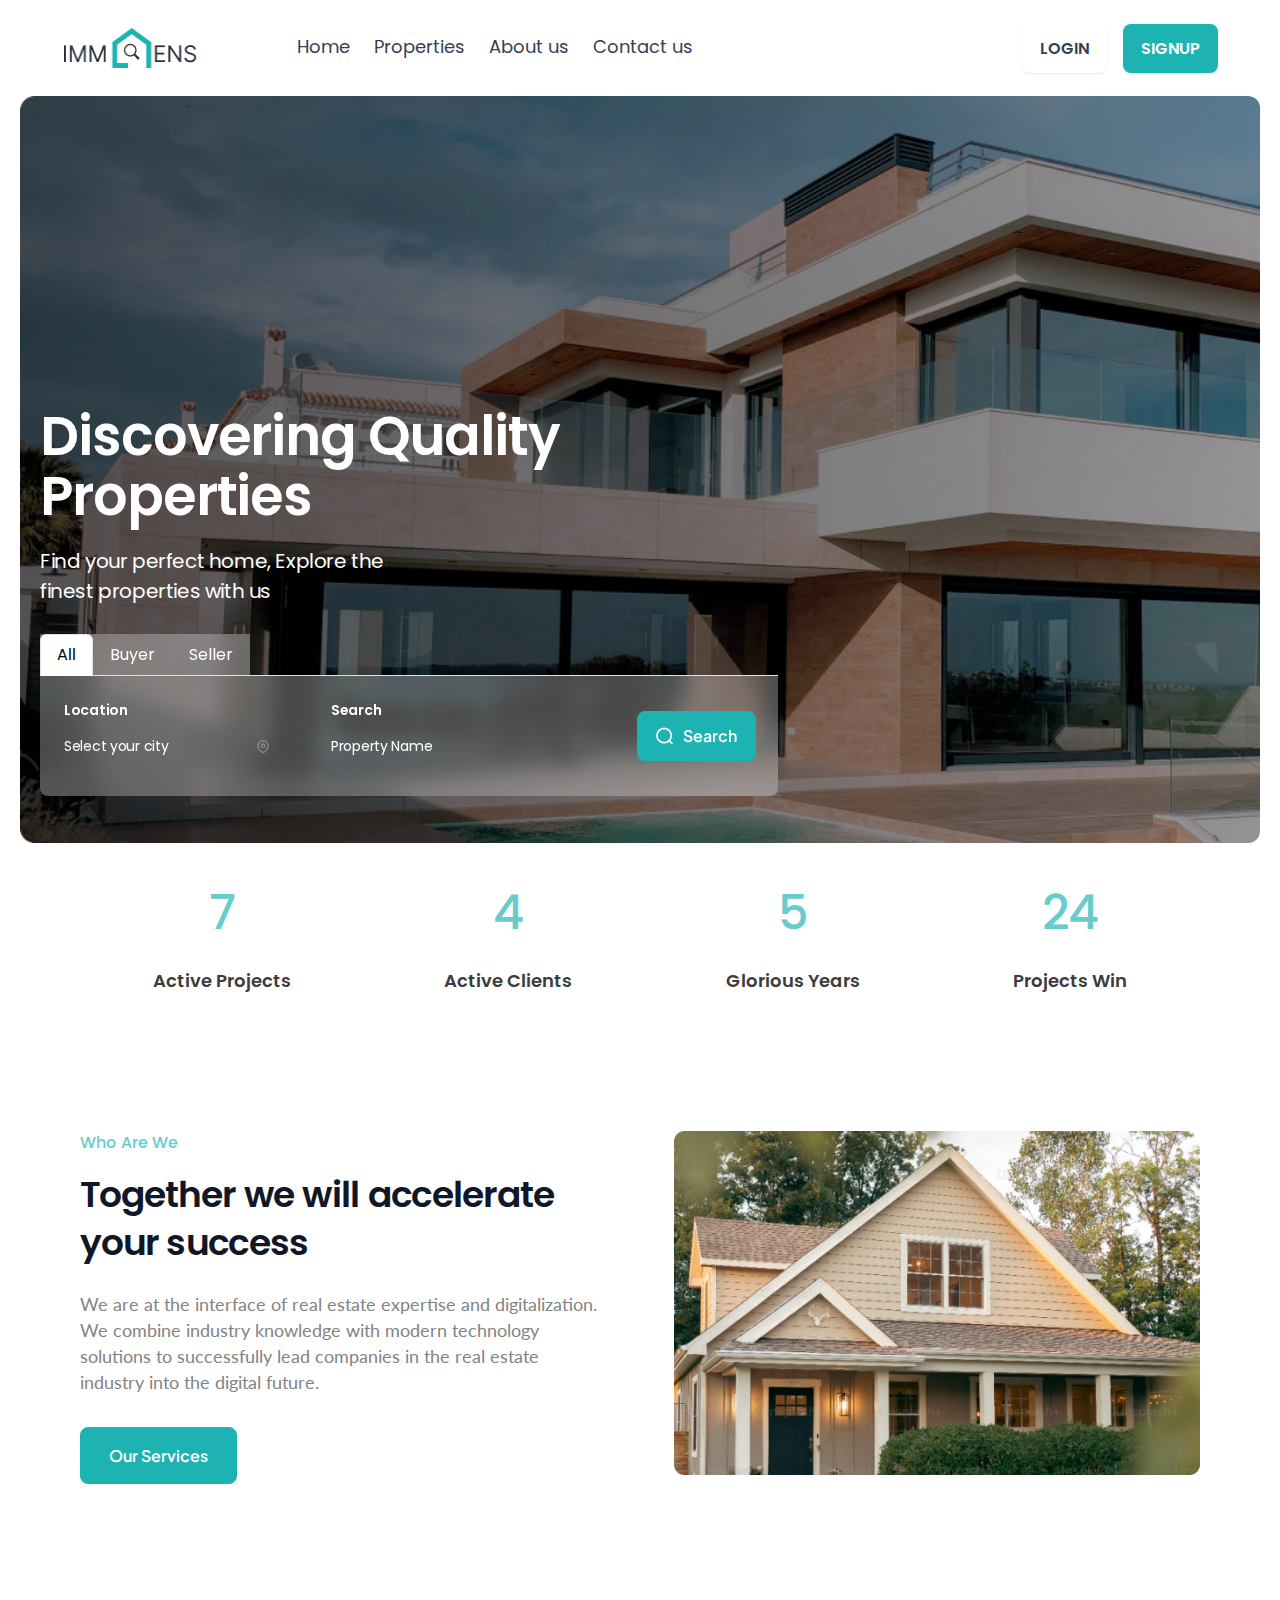
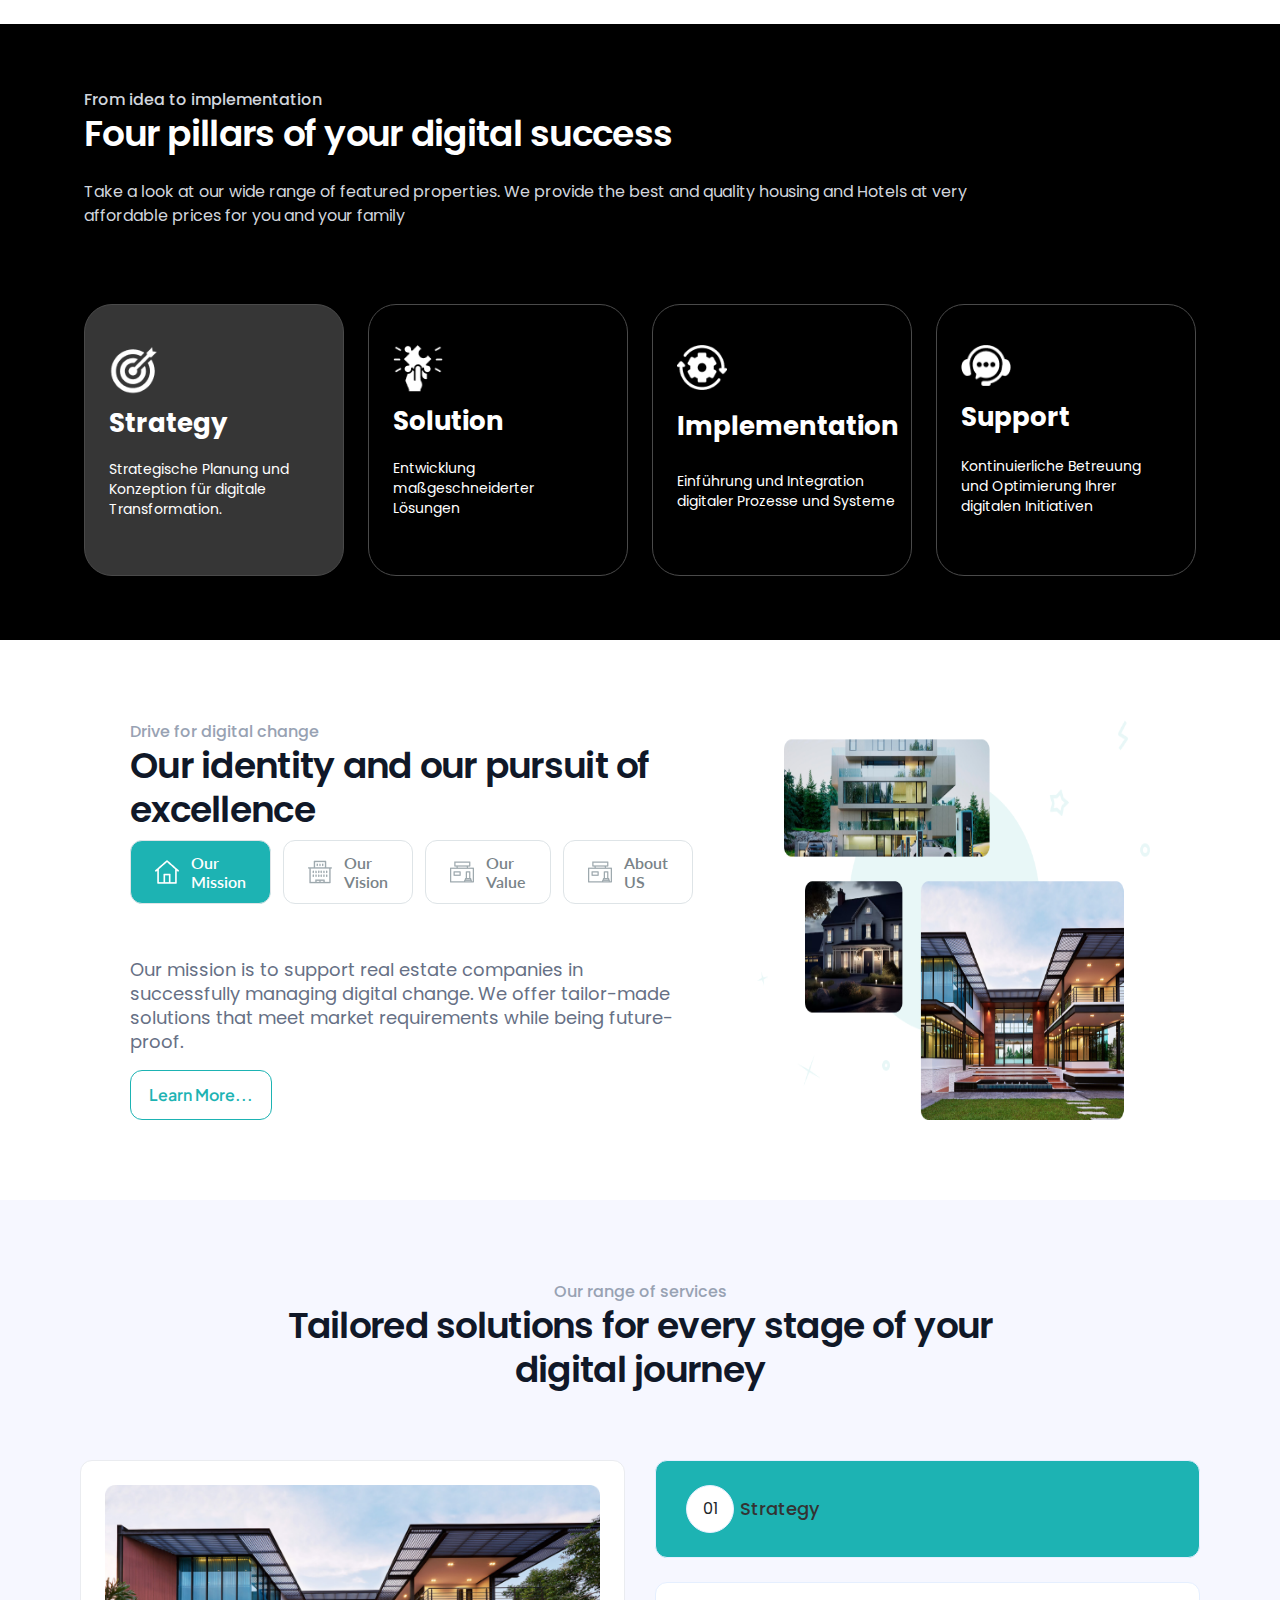
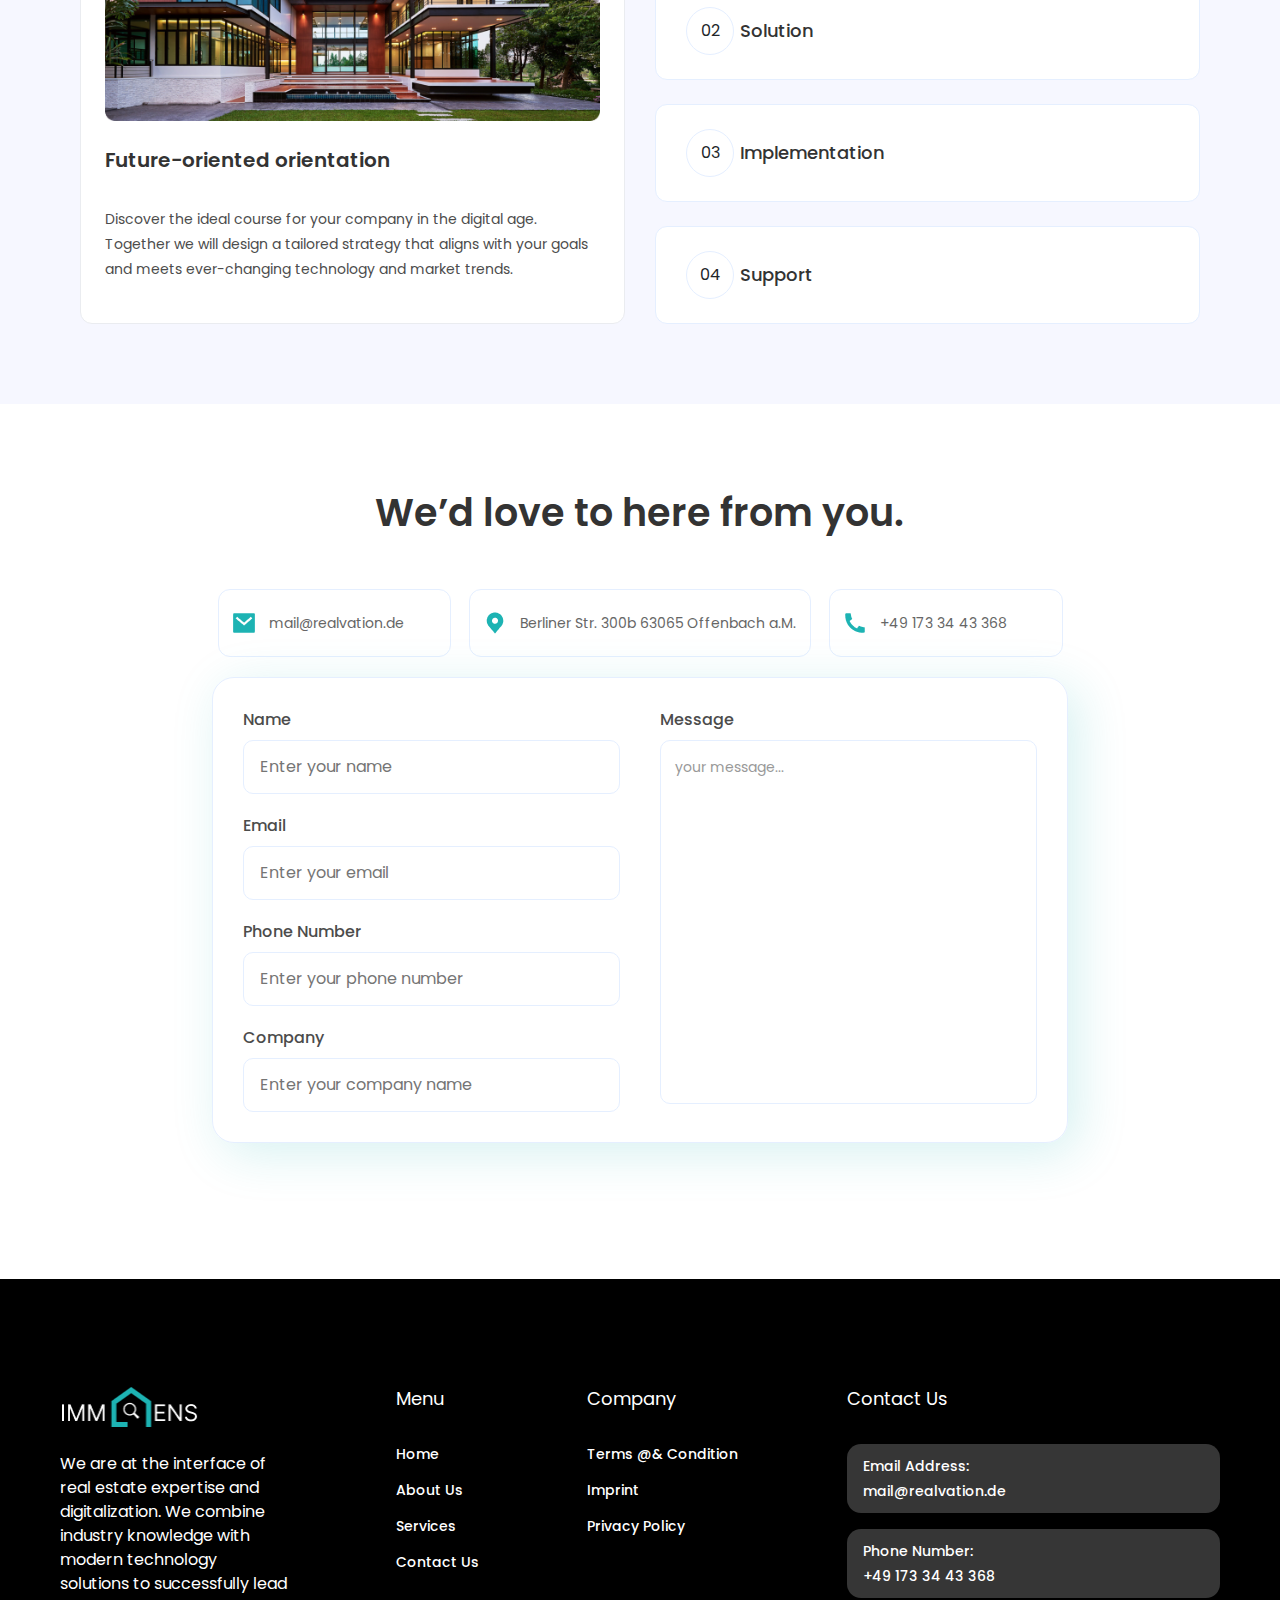
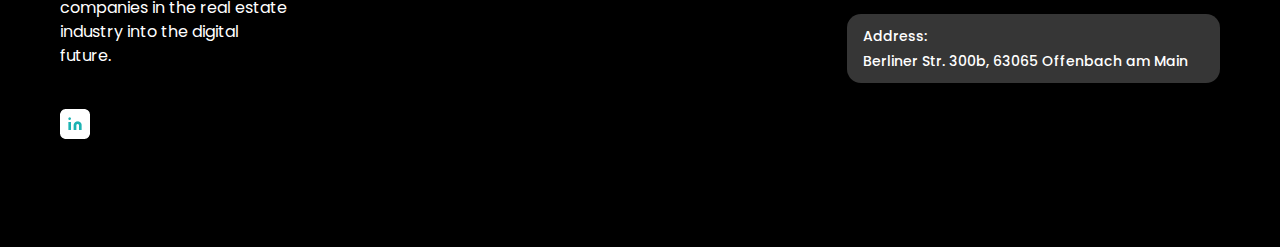
<file: index.html>
<!DOCTYPE html>
<html lang="en">

<head>
  <meta charset="UTF-8" />
  <meta name="viewport" content="width=device-width, initial-scale=1.0" />
  <link rel="preconnect" href="https://fonts.googleapis.com" />
  <link rel="preconnect" href="https://fonts.gstatic.com" crossorigin />
  <link rel="stylesheet" href="./CSS/home.css" />
  <link
    href="https://fonts.googleapis.com/css2?family=DM+Sans:ital,opsz,wght@0,9..40,100..1000;1,9..40,100..1000&family=Poppins:ital,wght@0,100;0,200;0,300;0,400;0,500;0,600;0,700;0,800;0,900;1,100;1,200;1,300;1,400;1,500;1,600;1,700;1,800;1,900&display=swap"
    rel="stylesheet" />
  <link href="https://cdn.jsdelivr.net/npm/bootstrap@5.3.3/dist/css/bootstrap.min.css" rel="stylesheet"
    integrity="sha384-QWTKZyjpPEjISv5WaRU9OFeRpok6YctnYmDr5pNlyT2bRjXh0JMhjY6hW+ALEwIH" crossorigin="anonymous" />
  <title>Property Lens</title>
</head>

<body>
  <!-- Navbar Start -->
  <nav class="web-container">
    <div class="container-fluid">
      <div class="nav-left">
        <a class="navbar-brand" href="#">
          <img src="./assets/logo.png" class="logo" alt="" />
        </a>
        <ul class="nav-menu">
          <li><a href="./index.html">Home</a></li>
          <li><a href="/pages/properties.html">Properties</a></li>
          <li><a href="">About us</a></li>
          <li><a href="">Contact us</a></li>
        </ul>
      </div>
      <div class="nav-btn">
        <button type="button"  class="no-bg"><a href="./pages/login.html">LOGIN</a></button>
        <button type="button" class="header-button "><a href="./pages/signup.html">SIGNUP</a></button>
      </div>
      <div class="hamburger" onclick="toggleMenu()">
        <span></span>
        <span></span>
        <span></span>
      </div>
    </div>
  </nav>
  <!--Navbar End-->

  <!----Hero Start-->
  <div class="hero web-container">
    <div class="hero-img">
      <div>
        <div class="hero-content">
          <h2>Discovering Quality Properties</h2>
          <p>Find your perfect home, Explore the finest properties with us</p>
          <div class="hero-tabs">
            <ul class="nav nav-tabs">
              <li class="nav-item">
                <a class="nav-link active" aria-current="page" href="#">All</a>
              </li>
              <li class="nav-item">
                <a class="nav-link" style="color: white" href="#">Buyer</a>
              </li>
              <li class="nav-item">
                <a class="nav-link" style="color: white" href="#">Seller</a>
              </li>
            </ul>
            <div class="hero-filter">
              <div class="location">
                <div class="hero-location">
                  <p>Location</p>

                  <div class="hero-city">
                    <p>Select your city</p>
                    <img src="/assets/location.png" alt="" />
                  </div>
                </div>
              </div>
              <div class="hero-search">
                <p class="search">Search</p>
                <p>Property Name</p>
              </div>
              <div class="search-btn">
                <button>
                  <img src="./assets/search-icon.png" alt="icon" />Search
                </button>
              </div>
            </div>
          </div>
        </div>
      </div>
    </div>
  </div>
  <!-----Hero End-->

  <!----------------Progress section start--------->
  <div class="progresss web-container">
    <div class="progress-content">
        <p class="number" data-target="7">0</p>
        <p>Active Projects</p>
    </div>
    <div class="progress-content">
        <p class="number" data-target="4">0</p>
        <p>Active Clients</p>
    </div>
    <div class="progress-content">
        <p class="number" data-target="5">0</p>
        <p>Glorious Years</p>
    </div>
    <div class="progress-content">
        <p class="number" data-target="27">0</p>
        <p>Projects Win</p>
    </div>
</div>
  <!----------------Progress section end--------->

  <!--------------------Our Services start-------------->
  <div class="services web-container">
    <div class="our-services">
      <span>Who Are We</span>
      <h2>Together we will accelerate your success</h2>
      <p>We are at the interface of real estate expertise and digitalization. We combine industry knowledge with modern
        technology solutions to successfully lead companies in the real estate industry into the digital future.</p>
      <button class="service-btn">Our Services</button>
    </div>
    <img src="./assets/services.png" alt="services" />
  </div>
  <!--------------------Our Services end-------------->
  <!-------------------Digital Success Start---------------->
  <div class="web-container digital-success">
    <div class="digital-content">
      <span >From idea to implementation</span>
      <h2 >Four pillars of your digital success</h2>
    </div>
    <div class="dg-content">
      <p>Take a look at our wide range of featured properties. We provide the best and quality housing and Hotels at
        very affordable prices for you and your family</p>
      <div class="digital-card">
        <div class="card" style="background-color:#363636;">
          <img src="./assets/card1.png" alt="card">
          <h2>Strategy</h2>
          <p>Strategische Planung und Konzeption für digitale Transformation.</p>
        </div>
        <div class="card">
          <img src="./assets/card2.png" alt="card">
          <h2>Solution</h2>
          <p>Entwicklung maßgeschneiderter Lösungen</p>
        </div>
        <div class="card">
          <img src="./assets/card4.png" alt="card">
          <h2>Implementation</h2>
          <p>Einführung und Integration digitaler Prozesse und Systeme</p>
        </div>
        <div class="card">
          <img src="./assets/card3.png" alt="card">
          <h2>Support</h2>
          <p>Kontinuierliche Betreuung und Optimierung Ihrer digitalen Initiativen</p>
        </div>

      </div>

    </div>
  </div>
  <!-------------------Digital Success End------------------>
  <!------------------Our Identity start------------------------>
  <div class="web-container">
    <div class="identity ">
      <div class="identity-content">
        <div class="identity-head">
          <span>Drive for digital change</span>
          <h2>Our identity and our pursuit of excellence</h2>
          <div class="identity-btn">
  
  
            <button><img src="./assets/home-icon.png" style="color:white" alt="" />Our Mission</button>
            <button style="background-color:white;color:#798388 "><img src="./assets/appartment-icon.png" alt="" />Our
              Vision</button>
            <button style="background-color:white ;color:#798388"><img src="./assets/townhall-icon.png" alt="" />Our
              Value</button>
            <button style="background-color:white;color:#798388 "><img src="./assets/townhall-icon.png" alt="" />About
              US</button>
  
  
          </div>
        </div>
  
        <div class="identity-description">
          <p>Our mission is to support real estate companies in successfully managing digital change. We offer tailor-made
            solutions that meet market requirements while being future-proof.</p>
          <button>Learn More...</button>
        </div>
  
      </div>
      <div class="identity-img">
        <img class="img-fluid h-100 w-100" src="./assets/identity-img.png" alt="image" />
      </div>
    </div>
  </div>
  <!------------------Our Identity end------------------------>
  <!---------------------Digital Journey start-------------------->
  <div class="digital-journey web-container">
    <div class="digital-journey-head">
      <span>Our range of services
      </span>
      <h2>Tailored solutions for every stage of your digital journey</h2>
    </div>
    <div class="digital-journey-content">
      <div class="digital-journey-card">
        <img src="./assets/digital-journey-img.png" alt="" />
        <h3>Future-oriented orientation</h3>
        <p>Discover the ideal course for your company in the digital age. Together we will design a tailored strategy
          that aligns with your goals and meets ever-changing technology and market trends.</p>
      </div>
      <div class="digital-journey-stages">
        <div class="digital-journey-stage">
          <span>01</span>
          <p>Strategy</p>
        </div>
        <div class="digital-journey-stage" style="background-color: white;">
          <span>02</span>
          <p>Solution</p>
        </div>
        <div class="digital-journey-stage" style="background-color: white;">
          <span>03</span>
          <p>Implementation</p>
        </div>
        <div class="digital-journey-stage" style="background-color: white;">
          <span>04</span>
          <p>Support</p>
        </div>
      </div>


    </div>
  </div>
  <!---------------------Digital Journey end-------------------->
  <!------------------------Form Start------------------------------------>
  <div class="forms web-container">
    <h2>We’d love to here from you.</h2>
    <div class="form-content">
      <div class="form-btn">
        <button class="mail-btn" ><img src="./assets/mail.png" alt="">mail@realvation.de</button>
        <button class="address-btn" ><img src="./assets/address.png" alt="">Berliner Str. 300b
          63065 Offenbach a.M.</button>
        <button class="phone-btn" ><img src="./assets/phone.png" alt="">+49 173 34 43 368</button>
      </div>
      
      <div class="form-card">
        <div class="form-input">
          <div class="input">
            <label>Name</label>
            <input type="text" placeholder="Enter your name" />
          </div>
          <div class="input">
            <label>Email</label>
            <input type="text" placeholder="Enter your email" />
          </div>
          <div class="input">
            <label>Phone Number</label>
            <input type="text" placeholder="Enter your phone number" />
          </div>
          <div class="input">
            <label>Company</label>
            <input type="text" placeholder="Enter your company name" />
          </div>
          

        </div>
        <div class="form-msg">
          <div class="msg-input">
            <label >Message</label>
            <textarea placeholder="your message..."></textarea>
          </div>
        </div>
        
      </div>
      
    </div>
    
  </div>
  <!------------------------Form End------------------------------------>

  <!----------------Footer Start------------------------>
  <div class="footer web-container">
    <div class="footer-left-side-1">
      <img src="./assets/footer-logo.png" class="footer-logo" alt="" />
      <p>We are at the interface of real estate expertise and digitalization. We combine industry knowledge with modern
        technology solutions to successfully lead companies in the real estate industry into the digital future.</p>
      <img src="./assets/linkedin.png" alt="" />
    </div>
    <div class="footer-left-side-2">
      <h2>Menu</h2>
      <ul>
        <li>Home</li>
        <li>About Us</li>
        <li>Services</li>
        <li>Contact Us</li>
      </ul>

    </div>
    <div class="footer-right-side-1">
      <h2>Company</h2>
      <ul>
        <li>Terms @& Condition</li>
        <li>Imprint</li>
        <li>Privacy Policy</li>

      </ul>

    </div>
    <div class="footer-right-side-2">
      <h2>Contact Us</h2>
      <ul>
        <li>
          <p style="margin-bottom: 0;">Email Address:</p>
          <p style="margin-bottom: 0;">mail@realvation.de</p>
        </li>
        <li>
          <p style="margin-bottom: 0;">Phone Number:</p>
          <p style="margin-bottom: 0;">+49 173 34 43 368</p>
        </li>
        <li>
          <p style="margin-bottom: 0;">Address:</p>
          <p style="margin-bottom: 0;">Berliner Str. 300b, 63065 Offenbach am Main</p>
        </li>


      </ul>

    </div>
  </div>
  
  <!----------------Footer End------------------------>

  <script src="https://cdn.jsdelivr.net/npm/@popperjs/core@2.11.8/dist/umd/popper.min.js"
    integrity="sha384-I7E8VVD/ismYTF4hNIPjVp/Zjvgyol6VFvRkX/vR+Vc4jQkC+hVqc2pM8ODewa9r"
    crossorigin="anonymous"></script>
  <script src="https://cdn.jsdelivr.net/npm/bootstrap@5.3.3/dist/js/bootstrap.min.js"
    integrity="sha384-0pUGZvbkm6XF6gxjEnlmuGrJXVbNuzT9qBBavbLwCsOGabYfZo0T0to5eqruptLy"
    crossorigin="anonymous"></script>
  <script src="../javascript/script.js"></script>
</body>

</html>
</file>
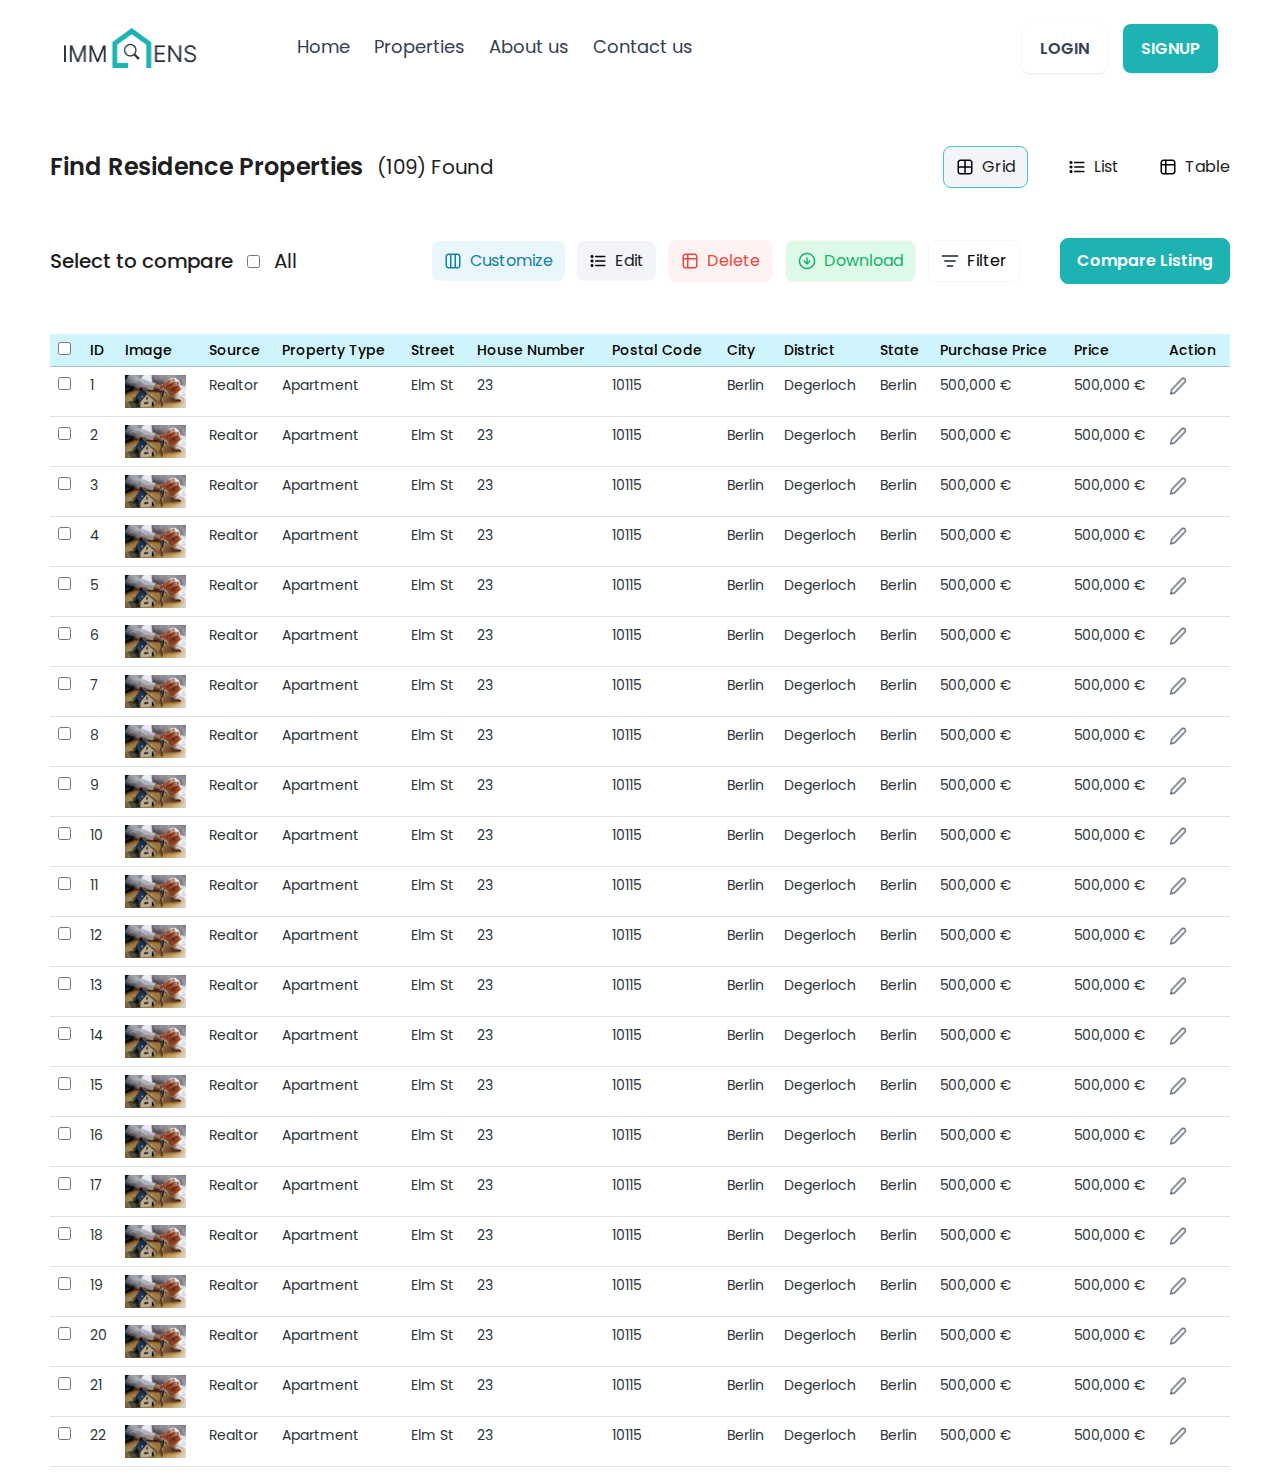
<file: pages/listing.html>
<!DOCTYPE html>
<html lang="en">

<head>
  <meta charset="UTF-8" />
  <meta name="viewport" content="width=device-width, initial-scale=1.0" />
  <link rel="preconnect" href="https://fonts.googleapis.com" />
  <link rel="preconnect" href="https://fonts.gstatic.com" crossorigin />
  <link rel="stylesheet" href="../CSS/home.css" />
  <link rel="stylesheet" href="../CSS/properties.css"/>
  <link rel="stylesheet" href="../CSS/listing.css"/>
  <link
    href="https://fonts.googleapis.com/css2?family=DM+Sans:ital,opsz,wght@0,9..40,100..1000;1,9..40,100..1000&family=Poppins:ital,wght@0,100;0,200;0,300;0,400;0,500;0,600;0,700;0,800;0,900;1,100;1,200;1,300;1,400;1,500;1,600;1,700;1,800;1,900&display=swap"
    rel="stylesheet" />
  <link href="https://cdn.jsdelivr.net/npm/bootstrap@5.3.3/dist/css/bootstrap.min.css" rel="stylesheet"
    integrity="sha384-QWTKZyjpPEjISv5WaRU9OFeRpok6YctnYmDr5pNlyT2bRjXh0JMhjY6hW+ALEwIH" crossorigin="anonymous" />
  <title>Property Lens</title>
</head>
<body>
     <!-- Navbar Start -->
  <nav class="web-container">
    <div class="container-fluid">
      <div class="nav-left">
        <a class="navbar-brand" href="#">
          <img src="../assets/logo.png" class="logo" alt="" />
        </a>
        <ul class="nav-menu">
          <li><a href="./index.html">Home</a></li>
          <li><a href="/pages/properties.html">Properties</a></li>
          <li><a href="">About us</a></li>
          <li><a href="">Contact us</a></li>
        </ul>
      </div>
      <div class="nav-btn">
        <button type="button"  class="no-bg"><a href="./pages/login.html">LOGIN</a></button>
        <button type="button" class="header-button "><a href="./pages/signup.html">SIGNUP</a></button>
      </div>
      <div class="hamburger" onclick="toggleMenu()">
        <span></span>
        <span></span>
        <span></span>
      </div>
    </div>
  </nav>
  <!--Navbar End-->
<!-----------------------------find residence start------------------------------------->
<div class="find-residence web-container">
    <div class="find-residence-content-left">
      <h3>Find Residence Properties</h3>
      <span>(109) Found</span>
    </div>
    <div class="find-residence-content-right">
      <a href="../pages/properties.html" style="text-decoration: none;">
      <div class="grid lists">
        <img src="../assets/grid.png" alt="image" />
        <p>Grid</p>
      </div>
    </a>
    <a href="../pages/listing-2.html" style="text-decoration: none;">
      <div class="lists">
        <img src="../assets/list.png" alt="image" />
        <p>List</p>
      </div>
    </a>
      <a href="../pages/listing.html" style="text-decoration: none;">
      <div class="lists">
        <img src="../assets/table.png" alt="image" />
        <p>Table</p>
      </div>
    </a>
    </div>
  </div>
  <!-----------------------------find residence end------------------------------------->
  <!-----------------------------compare list start------------------------------------->
  <div class="compare-list web-container">
    <div class="compare-list-left">
      <h3>Select to compare</h3>
      <input type="checkbox" />
      <span>All</span>
    </div>
    <div class="compare-list-right">
      <div id="customize-button" class="grid lists" style="background: #E9F7FD; border: none; cursor: pointer;position: relative;">
        <img src="../assets/customize-icon.png" alt="image" />
        <p style="color:  #157FA7;">Customize</p>
        <!-- Dropdown Card -->
<div id="customize-dropdown" class="dropdown-card" style="display: none;">
  <h3 style="padding: 10px; font-size: 1rem; color: #333; border-bottom: 1px solid #eee;">Customize Table</h3>
  
  <div id="column-option" class="dropdown-item" style=" display: flex; align-items: center; padding: 10px; cursor: pointer;">
      <img src="../assets/customize-icon.png" alt="Column Icon" style="margin-right: 10px;" />
      <p style="flex-grow: 1;">Column</p>
      <span>></span>
      <!-- Dropdown Card for Columns -->
<div id="column-dropdown" class="column-dropdown-card" style="display: none; background-color: #fff;">
  
  <div class="dropdown-content-columns" style="background-color: #fff;">
      <!-- Sample list of checkboxes for column options -->
      <label><input type="checkbox" checked /> ListingID</label>
      <label><input type="checkbox" /> Source</label>
      <label><input type="checkbox" /> Property Type</label>
      <label><input type="checkbox" /> Street</label>
      <label><input type="checkbox" /> House Number</label>
      <label><input type="checkbox" /> Source</label>
      <label><input type="checkbox" /> Property Type</label>
      <label><input type="checkbox" /> Street</label>
      <label><input type="checkbox" /> House Number</label>
      <label><input type="checkbox" /> Source</label>
      <label><input type="checkbox" /> Property Type</label>
      <label><input type="checkbox" /> Street</label>
      <label><input type="checkbox" /> House Number</label>
      <label><input type="checkbox" /> Source</label>
      <label><input type="checkbox" /> Property Type</label>
      <label><input type="checkbox" /> Street</label>
      <label><input type="checkbox" /> House Number</label>
      <!-- Add more checkboxes as needed -->
  </div>
</div>
  </div>
  <div class="dropdown-item" style="display: flex; align-items: center; padding: 10px; cursor: pointer;">
      <img src="../assets/customize-icon.png" alt="Row Icon" style="margin-right: 10px;" />
      <p style="flex-grow: 1;">Rows</p>
      <span>></span>
  </div>
</div>
      </div>
      
      <div class="grid lists" style=" border: none; cursor: pointer;">
        <img src="../assets/list.png" alt="image" />
        <p>Edit</p>
      </div>
     
      <div class="delete lists"style="cursor: pointer;" >
        
        <img src="../assets/d-table.png" alt="image" />
        <p>Delete</p>
      
      </div>
      
      <div class="delete lists" style="background-color:#DCFAE6;cursor: pointer;">
        <img src="../assets/download.png" alt="image" />
        <p style="color:#17b26a">Download</p>
      </div>
      <div id="filter-button" class="delete lists" style="background-color: #fff; cursor: pointer;">
        <img src="../assets/filter-icon.png" alt="image" />
        <p style="color: black;">Filter</p>
      </div>
      <div class="compare-btn">
        <button><a href="../pages/compare-listing.html">Compare Listing</a></button>
      </div>
    </div>
  </div>
  
  <!-----------------------------compare list end------------------------------------->
  
  <!---------------------------------Listing Table Start------------------------------------>
  <div class="web-container">
    <div class="table-responsive">
  <table class="table">
    <thead class="table-info">
      <tr >
      <th scope="col"><input type="checkbox" /></th>
        <th scope="col">ID</th>
        <th scope="col">Image</th>
        <th scope="col">Source</th>
        <th scope="col">Property Type</th>
        <th scope="col">Street</th>
      <th scope="col">House Number</th>
      <th scope="col">Postal Code</th>
      <th scope="col">City</th>
      <th scope="col">District</th>
      <th scope="col">State</th>
      <th scope="col">Purchase Price</th>
      <th scope="col">Price</th>
      <th scope="col">Action</th>
      
      </tr>
    </thead>
    
    <tbody id="table-body">
        <!-- Rows will be dynamically generated here -->
    </tbody>
    
  </table>
  <!------------------------------filter card start---------------------------->
  <div id="filter-card" class="filter-card-left-filter">
    <div class="filter-card-left-head">
      <h2>Filter</h2>
      <img src="/assets/filter.png" alt="" />
    </div>
    <div class="filter-card-left-options">
      <div class="filter-card-left-option">
        <input type="checkbox" />
        <p>Buy</p>
      </div>
      <div class="filter-card-left-option">
        <input type="checkbox" />
        <p>Rent</p>
      </div>
      <div class="filter-card-left-option">
        <input type="checkbox" />
        <p>Sell</p>
      </div>
    </div>
    <div class="filter-card-left-dropdowns">
      <div class="filter-card-left-dropdown" onclick="toggleDropdown(this)">
        <p>Property Type</p>
        <img src="/assets/dropdown.png" alt="" />
      </div>
      <div class="dropdown-content">
        <div class="dropdown-property-type" >
          <div class="type-check">
            <input type="checkbox" checked/>
            <p>All type</p>
            
          </div>
          <div class="type-check">
            <input type="checkbox"/>
            <p>House</p>
            
          </div>
          <div class="type-check">
            <input type="checkbox"/>
            <p>Villa</p>
            
          </div>
          <div class="type-check">
            <input type="checkbox"/>
            <p>Land</p>
            
          </div>
          <div class="type-check">
            <input type="checkbox"/>
            <p>Rural</p>
            
          </div>
          <div class="type-check">
            <input type="checkbox"/>
            <p>Acreage</p>
            
          </div>
          <div class="type-check">
            <input type="checkbox"/>
            <p>Apartment & Unit</p>
            
          </div>
          <div class="type-check">
            <input type="checkbox"/>
            <p>Townhouse</p>
            
          </div>
          <div class="type-check">
            <input type="checkbox"/>
            <p>Block of Units</p>
            
          </div>
        </div>
      </div>
    
      <div class="filter-card-left-dropdown" onclick="toggleDropdown(this)">
        <p>Price Range</p>
        <img src="/assets/dropdown.png" alt="" />
      </div>
      <div class="dropdown-content">
     <div class="dropdown-price-range">
      <div class="range-container">
        <!-- Min and Max Labels -->
        <div class="range-label min-label">$0</div>
        <div class="range-label max-label">$100000</div>
      
        <!-- Range Input -->
        <input type="range" min="0" max="100000" value="25000" class="range-slider">
        <input type="range" min="0" max="100000" value="75000" class="range-slider">
      
        <!-- Static value labels for example only -->
        <div class="static-label" style="left: 25%;">$20000</div>
        <div class="static-label" style="left: 63.5%;">$63595</div>
      
        <!-- Ticks and labels below the slider -->
        <div class="range-ticks">
          <span>0</span>
          <span>25000</span>
          <span>50000</span>
          <span>75000</span>
          <span>100000</span>
        </div>
      </div>
      
          <div class="dropdown-price-range-input">
            <div>
            <label>From ($)</label>
            <input type="text" placeholder="$20000"/>
          </div>
          <div>
            <label>To ($)</label>
            <input type="text" placeholder="$63595"/>
          </div>
          </div>
        </div>
        
      </div> 
    
      <div class="filter-card-left-dropdown" onclick="toggleDropdown(this)">
        <p>Rooms</p>
        <img src="/assets/dropdown.png" alt="" />
      </div>
      <div class="dropdown-content">
        <div class="dropdown-rooms">
        <div class="bedrooms">
          <p>Bedroom</p>
          <div class="inc-dec-btn">
          <button onclick="decrement('bedroom-count')">-</button>
          <p id="bedroom-count">9</p>
          <button onclick="increment('bedroom-count')">+</button>
        </div>
        </div>
        <div class="bathrooms">
          <p>Bathroom</p>
          <div class="inc-dec-btn">
            <button onclick="decrement('bathroom-count')">-</button>
            <p id="bathroom-count">9</p>
            <button onclick="increment('bathroom-count')">+</button>
          </div>
        </div>
      </div>
      </div>
    
      <div class="filter-card-left-dropdown" onclick="toggleDropdown(this)">
        <p>Portions</p>
        <img src="/assets/dropdown.png" alt="" />
      </div>
      <div class="dropdown-content">
       <div class="dropdown-portions">
        <div class="type-check"> 
          <input type="checkbox" checked/>
          <p>Signle</p>
          
        </div>
        <div class="type-check">
          <input type="checkbox"/>
          <p>Double</p>
          
        </div>
        <div class="type-check">
          <input type="checkbox"/>
          <p>Triple</p>
          
        </div>
       </div>
      </div>
    
      <div class="filter-card-left-dropdown" onclick="toggleDropdown(this)">
        <p>Car Parking</p>
        <img src="/assets/dropdown.png" alt="" />
      </div>
      <div class="dropdown-content">
        <div class="dropdown-parking">
          <div class="type-check">
            <input type="checkbox" checked/>
            <p>Yes</p>
            
          </div>
          <div class="type-check">
            <input type="checkbox"/>
            <p>No</p>
            
          </div>
        </div>
      </div>
    
      <div class="filter-card-left-dropdown" onclick="toggleDropdown(this)">
        <p>Outdoor Features</p>
        <img src="/assets/dropdown.png" alt="" />
      </div>
      <div class="dropdown-content">
        <div class="dropdown-outdoor" >
          <div class="type-check">
            <input type="checkbox" checked/>
            <p>Shed</p>
            
          </div>
          <div class="type-check">
            <input type="checkbox"/>
            <p>Garage</p>
            
          </div>
          <div class="type-check">
            <input type="checkbox"/>
            <p>Balcony</p>
            
          </div>
          <div class="type-check">
            <input type="checkbox"/>
            <p>Swiming Pool</p>
            
          </div>
          <div class="type-check">
            <input type="checkbox"/>
            <p>Outdoor Area</p>
            
          </div>
          <div class="type-check">
            <input type="checkbox"/>
            <p>Undercover Parking</p>
            
          </div>
          <div class="type-check">
            <input type="checkbox"/>
            <p>Outdoor Spa</p>
            
          </div>
          <div class="type-check">
            <input type="checkbox"/>
            <p>Tennis Court</p>
            
          </div>
          <div class="type-check">
            <input type="checkbox"/>
            <p>Fully Fenced</p>
            
          </div>
          
        </div>
      </div>
    </div>
    

  </div>

  <!------------------------------filter card End---------------------------->
</div>
</div>
  <!---------------------------------Listing Table End------------------------------------>
  
  <script src="https://cdn.jsdelivr.net/npm/@popperjs/core@2.11.8/dist/umd/popper.min.js"
    integrity="sha384-I7E8VVD/ismYTF4hNIPjVp/Zjvgyol6VFvRkX/vR+Vc4jQkC+hVqc2pM8ODewa9r"
    crossorigin="anonymous"></script>
  <script src="https://cdn.jsdelivr.net/npm/bootstrap@5.3.3/dist/js/bootstrap.min.js"
    integrity="sha384-0pUGZvbkm6XF6gxjEnlmuGrJXVbNuzT9qBBavbLwCsOGabYfZo0T0to5eqruptLy"
    crossorigin="anonymous"></script>
  <script src="../javascript/script.js"></script>
</body>
</file>
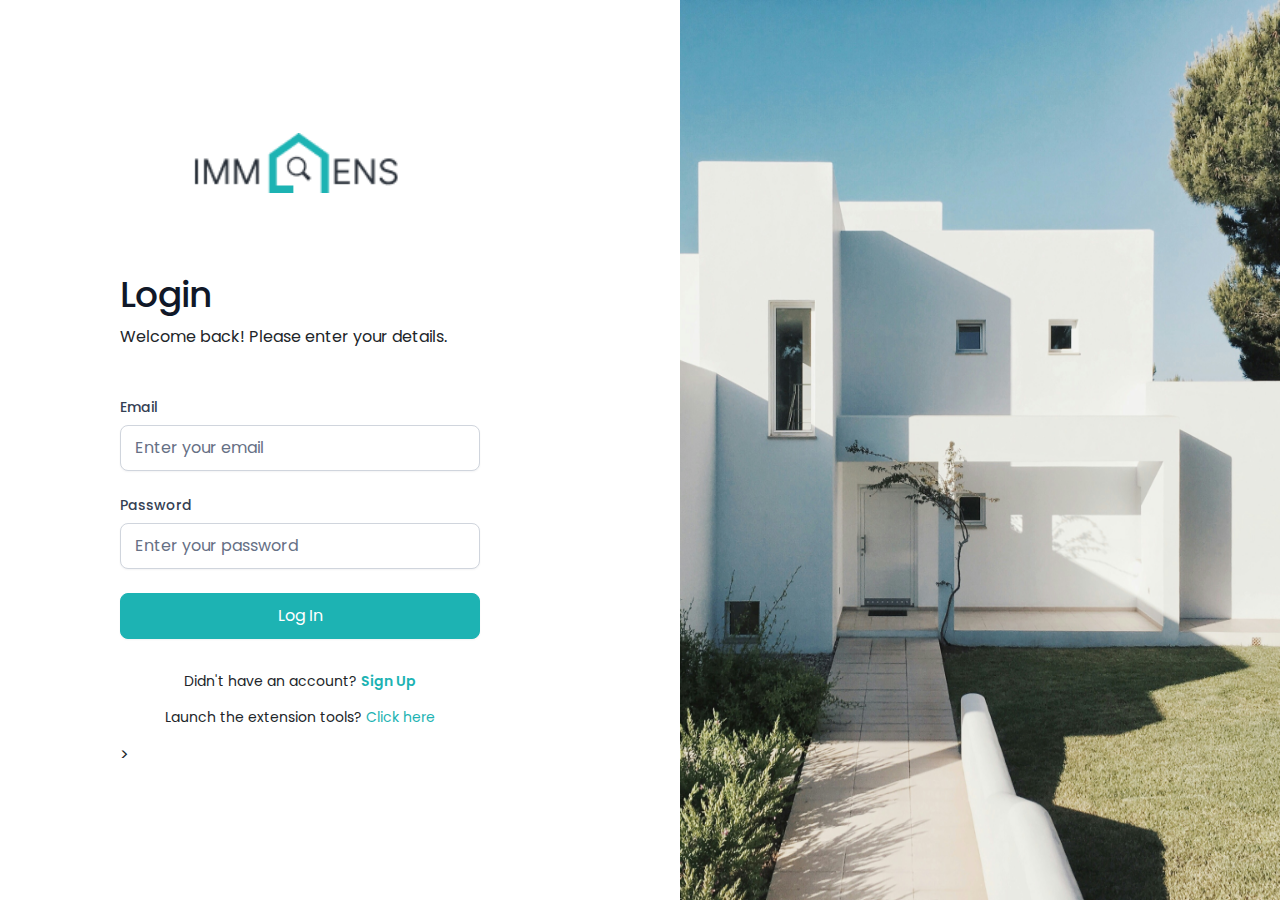
<file: pages/login.html>
<!DOCTYPE html>
<html lang="en">

<head>
  <meta charset="UTF-8" />
  <meta name="viewport" content="width=device-width, initial-scale=1.0" />
  <link rel="preconnect" href="https://fonts.googleapis.com" />
  <link rel="preconnect" href="https://fonts.gstatic.com" crossorigin />
  <link rel="stylesheet" href="../CSS/login.css" />
  <link
    href="https://fonts.googleapis.com/css2?family=DM+Sans:ital,opsz,wght@0,9..40,100..1000;1,9..40,100..1000&family=Poppins:ital,wght@0,100;0,200;0,300;0,400;0,500;0,600;0,700;0,800;0,900;1,100;1,200;1,300;1,400;1,500;1,600;1,700;1,800;1,900&display=swap"
    rel="stylesheet" />
  <link href="https://cdn.jsdelivr.net/npm/bootstrap@5.3.3/dist/css/bootstrap.min.css" rel="stylesheet"
    integrity="sha384-QWTKZyjpPEjISv5WaRU9OFeRpok6YctnYmDr5pNlyT2bRjXh0JMhjY6hW+ALEwIH" crossorigin="anonymous" />
  <title>Login</title>
</head>
<body>

<!-----------------------------Login start----------------------->
<div class="web-container">
<div class="signup">
    <div class="signup-form">
        <img src="../assets/logo.png" class="logo" alt=""/>
        <div class="signup-head">
            <div class="signup-head-content">
            <h2>Login</h2>
            <p>Welcome back! Please enter your details.</p>
        </div>
            <div class="signup-input">
                
                <div class="input">
                    <label>Email</label>
                    <input type="email" placeholder="Enter your email"/>
                </div>
                <div class="input">
                    <label>Password</label>
                    <input type="password" placeholder="Enter your password"/>
                    
                </div>
                <div class="input">
                    <button>Log In</button>
                </div>
            </div>
            <div class="bottom-content">
                <p>Didn't have an account? <a href="../pages/signup.html">Sign Up</a></p>
                <!-- Trigger Paragraph -->
<p>Launch the extension tools?
    <span  data-bs-toggle="modal" data-bs-target="#editModal" style="color: #1DB3B3; cursor: pointer;">Click here</span>
  </p>
  
 >
  
            </div>
          
        </div>
        
        
    </div>
    <div class="signup-img">
        <img src="../assets/signup-img.png" alt=""/>
    </div>
</div>
</div>
<!--------------------Modal------------------------->
<div class="modal border-0 "  id="editModal" tabindex="-1" aria-labelledby="editModalLabel" aria-hidden="true">
    <div class="modal-dialog modal-dialog-centered pb-2 ">
      <div class="modal-content">
        <div class="modal-header border-0 d-flex justify-content-between">
          <h5 class="modal-title" id="editModalLabel"><img src="../assets/logoipsum.png" alt=""/></h5>
          <img src="../assets/setting-btn.png" alt=""/>
        </div>
        <div class="text-center d-flex flex-column justify-content-center align-items-center gap-5">
          <!-- Modal content goes here -->
           <div class="d-flex flex-column justify-content-center align-content-center">
           <img src="../assets/lock-object.png" style="width: 89px;" alt=""/>
           </div>
           <div class="d-flex flex-column justify-content-center align-items-center gap-2">
            <div class="heading">
           <p>Welcome to the</p>
           <p>Property Lens Extension</p>
        </div class="sub-heading">
           <span>Please login to launch the extension tools</span>
        </div>
        <div class="d-flex flex-column justify-content-center align-items-center gap-3 login-btn">
           <button  style="background-color: #1DB3B3;color:white">Login to My Account</button>
           <button style="color:#1DB3B3;">Sign up for Free</button>
        </div>
        <div class="d-flex flex-column gap-3 dashboard-btn">
           <button>Go To the Dashboard</button>

           <span>version 0.0.1</span>
        </div>
         
      
        </div>
       
       
        </div>
       </div>
  
        
        </div>
      </div>
    </div>
<!-----------------------------Login End----------------------->

<script src="https://cdn.jsdelivr.net/npm/@popperjs/core@2.11.8/dist/umd/popper.min.js"
integrity="sha384-I7E8VVD/ismYTF4hNIPjVp/Zjvgyol6VFvRkX/vR+Vc4jQkC+hVqc2pM8ODewa9r"
crossorigin="anonymous"></script>
<script src="https://cdn.jsdelivr.net/npm/bootstrap@5.3.3/dist/js/bootstrap.min.js"
integrity="sha384-0pUGZvbkm6XF6gxjEnlmuGrJXVbNuzT9qBBavbLwCsOGabYfZo0T0to5eqruptLy"
crossorigin="anonymous"></script>
<script src="../javascript/script.js"></script>
</body>

</html>
</file>
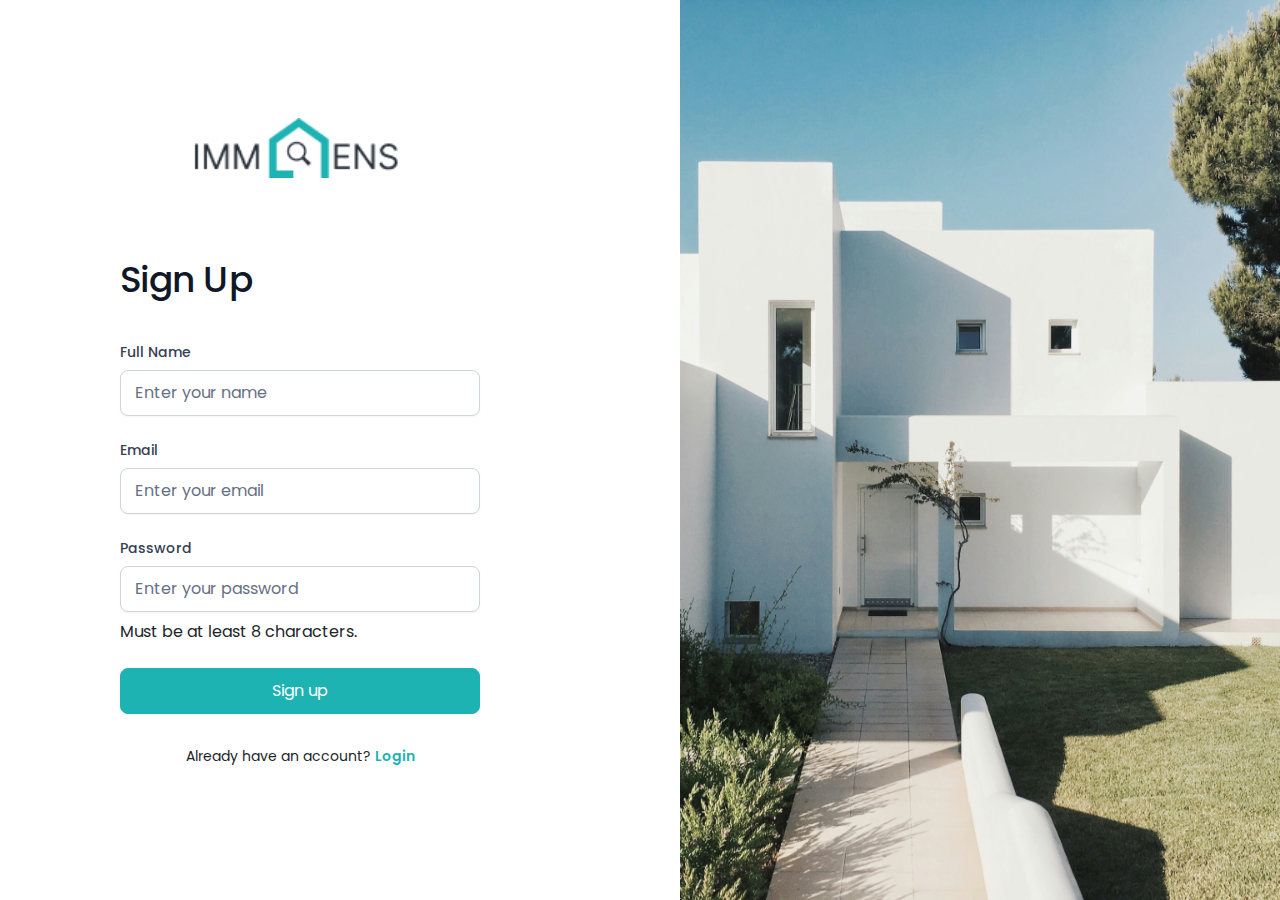
<file: pages/signup.html>
<!DOCTYPE html>
<html lang="en">

<head>
  <meta charset="UTF-8" />
  <meta name="viewport" content="width=device-width, initial-scale=1.0" />
  <link rel="preconnect" href="https://fonts.googleapis.com" />
  <link rel="preconnect" href="https://fonts.gstatic.com" crossorigin />
  <link rel="stylesheet" href="../CSS/signup.css" />
  <link
    href="https://fonts.googleapis.com/css2?family=DM+Sans:ital,opsz,wght@0,9..40,100..1000;1,9..40,100..1000&family=Poppins:ital,wght@0,100;0,200;0,300;0,400;0,500;0,600;0,700;0,800;0,900;1,100;1,200;1,300;1,400;1,500;1,600;1,700;1,800;1,900&display=swap"
    rel="stylesheet" />
  <link href="https://cdn.jsdelivr.net/npm/bootstrap@5.3.3/dist/css/bootstrap.min.css" rel="stylesheet"
    integrity="sha384-QWTKZyjpPEjISv5WaRU9OFeRpok6YctnYmDr5pNlyT2bRjXh0JMhjY6hW+ALEwIH" crossorigin="anonymous" />
  <title>Sign Up</title>
</head>
<body>

<!-----------------------------Sign up start----------------------->
<div class="web-container">
<div class="signup ">
    <div class="signup-form">
        <img src="../assets/logo.png" class="logo" alt=""/>
        <div class="signup-head">
            <h2>Sign Up</h2>
            <div class="signup-input">
                <div class="input">
                    <label>Full Name</label>
                    <input type="text" placeholder="Enter your name"/>
                </div>
                <div class="input">
                    <label>Email</label>
                    <input type="email" placeholder="Enter your email"/>
                </div>
                <div class="input">
                    <label>Password</label>
                    <input type="password" placeholder="Enter your password"/>
                    <span>Must be at least 8 characters.</span>
                </div>
                <div class="input">
                    <button>Sign up</button>
                </div>
            </div>
            <div class="bottom-content">
                <p>Already have an account? <a href="../pages/login.html">Login</a></p>
            </div>
        </div>
        
        
    </div>
    <div class="signup-img">
        <img src="../assets/signup-img.png" alt=""/>
    </div>
</div>
</div>
<!-----------------------------Sign up End----------------------->

<script src="https://cdn.jsdelivr.net/npm/@popperjs/core@2.11.8/dist/umd/popper.min.js"
integrity="sha384-I7E8VVD/ismYTF4hNIPjVp/Zjvgyol6VFvRkX/vR+Vc4jQkC+hVqc2pM8ODewa9r"
crossorigin="anonymous"></script>
<script src="https://cdn.jsdelivr.net/npm/bootstrap@5.3.3/dist/js/bootstrap.min.js"
integrity="sha384-0pUGZvbkm6XF6gxjEnlmuGrJXVbNuzT9qBBavbLwCsOGabYfZo0T0to5eqruptLy"
crossorigin="anonymous"></script>
<script src="../javascript/script.js"></script>
</body>

</html>
</file>
<file: CSS/home.css>
@import url('https://fonts.googleapis.com/css2?family=DM+Sans:ital,opsz,wght@0,9..40,100..1000;1,9..40,100..1000&family=Lato:ital,wght@0,100;0,300;0,400;0,700;0,900;1,100;1,300;1,400;1,700;1,900&family=Plus+Jakarta+Sans:ital,wght@0,200..800;1,200..800&family=Poppins:ital,wght@0,100;0,200;0,300;0,400;0,500;0,600;0,700;0,800;0,900;1,100;1,200;1,300;1,400;1,500;1,600;1,700;1,800;1,900&display=swap');

* {
  padding: 0;
  margin: 0;
  box-sizing: border-box;
  font-family: Poppins, sans-serif;
}

.web-container {
  max-width: 1440px;
  padding: 0 50px;
  margin:0 auto;
}
@media (max-width:768px) {
  .web-container{
    padding: 0;
    margin: auto;
  }
  
}


.container-fluid {
 
  display: flex;
  justify-content: space-between;
  align-items: center;
  padding: 12px 40px;
}

.logo {
  width: 141px;
  height: 40px;
}

.nav-left {
  display: flex;
  align-items: center;
}

.nav-left ul {
  display: flex;
  gap: 24px;
  padding: 24px 24px 24px 94px;
  margin-bottom: 0;
}

.nav-left ul li {
  list-style-type: none;
}

.nav-left ul li a {
  text-decoration: none;
  color: #344054;
  font-weight: 400;
  font-size: 18px;
  line-height: 18px;
  transition: color 0.3s;
}

.nav-left ul li a:hover {
  color: #1db3b3;
}

.nav-btn {
  display: flex;
  gap: 16px;
}

.header-button {
  background-color: #1db3b3;
  color: white;
  border: none;
  border-radius: 8px;
  padding: 12px 18px;
  box-shadow: 0px 1px 2px rgba(16, 24, 40, 0.1);
  font-family: "Plus Jakarta Sans", sans-serif;
  font-size: 16px;
  font-weight: 600;
  line-height: 24px;
}
.header-button a {
  text-decoration: none;
  color: white;
}

.no-bg {
  background-color: white;
  color: #344054;
  border: none;
  border-radius: 8px;
  padding: 12px 18px;
  box-shadow: 0px 1px 2px rgba(16, 24, 40, 0.1);
  font-family: "Plus Jakarta Sans", sans-serif;
  font-size: 16px;
  font-weight: 600;
  line-height: 24px;
}
.no-bg:hover{
  background-color: #1db3b3;
  
}
.no-bg a {
  text-decoration: none;
  color: #344054;
}
.no-bg a:hover{
  color: white;
}

.hamburger {
  display: none;
  flex-direction: column;
  cursor: pointer;
}

.hamburger span {
  width: 25px;
  height: 3px;
  background-color: black;
  margin: 4px;
  transition: 0.3s;
}

/* Responsive Styles */
@media (max-width: 1024px) {
  .web-container {
    padding: 0 10px;
  }

  .container-fluid {
    padding: 12px 20px;
  }

  .logo {
    width: 120px;
    height: auto;
  }

  .nav-left ul {
    padding-left: 50px;
    gap: 20px;
  }
}

@media (max-width: 768px) {
  .container-fluid {
    padding: 12px 10px;
  }

  .nav-left ul,
  .nav-btn {
    display: none;
  }

  .hamburger {
    display: flex;
  }

  .nav-menu.active {
    display: flex;
    flex-direction: column;
    position: absolute;
    justify-content: center;
    top: 55px;
    left: 0;
    width: 100%;
    background-color: #ffffff;
    text-align: center;
    gap: 15px;
    
    z-index: auto;
   
  }

  .nav-left ul li a {
    color: #344054;
  }

  .nav-btn.active {
    display: flex;
    position: absolute;
    flex-direction: column;
    align-items: center;
    justify-content: center;
    background-color: #ffffff;
    width: 100%;
    top: 220px;
    gap: 10px;
    padding-bottom: 20px;
    z-index: 100;
    
  }
}
/*-------------------navbar responsive----------------------*/

/*--------------------hero section-----------------*/
.hero {
  padding: 0px 20px;
}

.hero .hero-img {
  background-image: url("../assets/bg-frame.png");
  background-repeat: no-repeat;
  background-size: 100% 100%;
  height: 80vh;
}

.hero-content {
  display: flex;
  flex-direction: column;
  justify-content: flex-end;
  min-height: 80vh;
  padding: 20px;
  gap: 12px;
  width: 561px;
}

.hero-content h2 {
  font-family: "Poppins";
  font-size: 54px;
  font-weight: 600;
  line-height: 60px;
  letter-spacing: -0.02em;
  text-align: left;
  color: #fff;
}

.hero-content p {
  width: 394px;
  font-family: "Poppins";
  font-size: 20px;
  font-weight: 400;
  line-height: 30px;
  letter-spacing: -0.02em;
  text-align: left;
  color: #fff;
}

.hero-tabs {
  max-width: 738px;
  width: 738px;
}

.hero-tabs .nav-item {
  background-color: #FFFFFF4A;
  /* #1DB3B3 with 30% opacity */
  backdrop-filter: blur(10px);
  /* Adjust the blur intensity as needed */
  -webkit-backdrop-filter: blur(10px);
  border-radius: 0px;
}

.hero-filter {
  display: flex;
  gap: 38px;
  justify-content: space-between;
  align-items: center;
  padding: 12px 24px;
  background-color: #FFFFFF4A;
  /* #1DB3B3 with 30% opacity */
  backdrop-filter: blur(10px);
  /* Adjust the blur intensity as needed */
  -webkit-backdrop-filter: blur(10px);
  border-bottom-left-radius: 8px;
  border-bottom-right-radius: 8px;
  
  flex-wrap: nowrap;
}

.hero-filter .location {
  display: flex;
  flex-direction: column;
  gap: 8px;
  max-width: 205px;
}

.hero-location {
  display: flex;
  flex-direction: column;
}

.hero-location p {
  font-family: "Poppins";
  font-size: 14px;
  font-weight: 600;
  line-height: 20px;
  text-align: left;
}

.hero-city {
  display: flex;
  gap: 36px;
  align-items: center;
}

.hero-city p {
  font-family: "Poppins";
  font-size: 14px;
  font-weight: 400;
  line-height: 20px;
  text-align: left;
}

.hero-city img {
  width: 12px;
  height: 14px;
  margin-top: -15px;
}

.hero-search {
  max-width: 292px;
  padding: 12px 24px;
}

.hero-search .search {
  font-family: "Poppins";
  font-size: 14px;
  font-weight: 600;
  line-height: 20px;
  text-align: left;
}

.hero-search p {
  font-family: "Poppins";
  font-size: 14px;
  font-weight: 400;
  line-height: 20px;
  text-align: left;
}



.search-btn button {
  background-color: #1db3b3;
  padding: 12px 18px;
  border: 1px solid #1db3b3;
  border-radius: 8px;
  font-family: "Plus Jakarta Sans";
  font-size: 16px;
  font-weight: 600;
  line-height: 24px;
  text-align: left;
  color: white;
  display: flex;
  justify-content: center;
  align-items: center;
  gap: 10px;
}
/*--------------------------hero responsive------------------*/
@media (max-width:1440px){
  .hero .hero-img {
    background-size: cover;
    
    border-radius: 12px;
    min-height: 83vh;
  }
  .hero-content h2{
    font-size: 54px;
    line-height: 60px;
  }
}
@media (max-width: 1024px) {
  .hero .hero-img {
    background-size: cover;
    
    border-radius: 12px;
    min-height: 81vh;
  }
  .hero-content h2{
    font-size: 54px;
    line-height: 64px;
  }
  
}

@media (max-width: 768px) {
  .hero .hero-img {
    background-size: cover;
    
    border-radius: 12px;
    min-height: 89vh;
  }
  .hero-content {
    display: flex;
    flex-direction: column;
    justify-content: center;
    
    padding: 20px;
    gap: 0px;
    width: 270px;
    
  }

  .hero-content h2 {
    font-family: "Poppins";
    font-size: 24px;
    margin-bottom: 0;
    line-height: 32px;
  }

  .hero-content p {
    width: 220px;

    font-size: 16px;
  }
  .hero-tabs {
    width: 210px;
  }
  .hero-filter {
    display: flex;
    gap: 5px;
    justify-content: flex-start;
    align-items: center;
    padding: 20px 20px;
    flex-wrap: wrap;
    border-bottom-left-radius: 8px;
    border-bottom-right-radius: 8px;
   
  }
  .hero-location p {
    font-size: 14px;
  }

  .hero-city {
    gap: 5px;
  }

  .hero-city p {
    font-size: 14px;
  }
  .hero-city img {
    display: none;
  }
  .hero-search {
    width: 220px;
    padding: 0px 0px;
  }

  .hero-search .search {
  
    font-size: 14px;
  
  }

  .hero-search p {
    
    font-size: 14px;
    
  }

  .search-btn button {
    padding: 6px 25px;

    font-size: 12px;

    gap: 5px;
  }
}

/*---------------progress start-------------*/
.progresss {
  padding: 40px 0px;
  display: flex;
  justify-content: space-evenly;
  align-items: center;
}

.progress-content {
  display: flex;
  justify-content: center;
  align-items: center;
  flex-direction: column;
  gap: 8px;
}

.progress-content .number {
  font-family: "Poppins";
  font-size: 48px;
  font-weight: 500;
  line-height: 60px;
  letter-spacing: -0.02em;
  text-align: center;
  color: #68cccc;
}

.progress-content p {
  font-family: "Poppins";
  font-size: 18px;
  font-weight: 600;
  line-height: 28px;
  text-align: left;
  color: #3c3c3c;
}
/*-------------------progress responsive--------------------*/
@media (max-width:768px){
  .progresss {
    display: none;
  }
}

/*----------------------our services--------------*/
.services {
  padding-left: 80px;
  padding-right: 80px;
  padding-top: 80px;
  padding-bottom: 140px;
  display: grid;
  grid-template-columns: 1fr 1fr;
  gap: 68px;
}

.our-services {
  display: flex;
  flex-direction: column;

  gap: 16px;
}

.our-services span {
  color: #68cccc;
  font-family: "Poppins";
  font-size: 16px;
  font-weight: 500;
  line-height: 24px;
  text-align: left;
}

.our-services h2 {
  font-family: "Poppins";
  font-size: 36px;
  font-weight: 600;
  line-height: 48px;
  letter-spacing: -0.02em;
  text-align: left;
  color: #101828;
}

.our-services p {
  font-family: "Lato";
  font-size: 18px;
  font-weight: 400;
  line-height: 26px;
  text-align: left;
  color: #838383;
}

.service-btn {
  padding: 12px 18px;
  border: 1px solid #1db3b3;
  background: #1db3b3;
  width: 157px;
  height: 57px;
  border-radius: 8px;
  font-family: "Plus Jakarta Sans";
  font-size: 16px;
  font-weight: 600;
  line-height: 24px;

  color: white;
}

.services img {
  max-width: 600px;
  width: 100%;
}
/*-----------------------our services responsive----------------*/
@media (max-width:1024px){
  .our-services h2 {
    font-size: 28px;
    
  }
  .services{
    gap:18px ;
  }
  .our-services{
    gap: 12px;
  }
  .services img{
    width: 423px;
    height: 367px;
  }
}
@media (max-width:768px){
  .services {
    padding: 20px;
    
    
    grid-template-columns: 1fr;
    gap: 24px;
  }
  .services img{
    width: 100%;
    height: 100%;
  }
  
  .our-services {
    display: flex;
    flex-direction: column;
  
    gap: 8px;
  }
  
  .our-services span {
    
    font-size: 14px;
    
  }
  
  .our-services h2 {
   
    font-size: 28px;
    
    line-height: 36px;
    
  }
  
  .our-services p {
   
    font-size: 16px;
    
  }
  
  .service-btn {
    padding: 8px 20px;
    
    font-size: 14px;
    
  }
  
 

}
/*----------------------services responsive------------------*/
@media (max-width:768px){
  .service-btn {
    padding: 6px 14px;
    width: 140px;
    height: 40px;
    
    font-size: 12px;
    
  }
}

/*------------------Digital-success----------*/
.digital-success {
  padding: 64px 84px;
  background-color: black;
  display: flex;
  flex-direction: column;
  gap: 16px;
}
.digital-content{
  display: flex;
  flex-direction: column;
  justify-content: flex-start;
  align-items: flex-start;
}

.digital-content span {
  font-family: "Poppins";
  font-size: 16px;
  font-weight: 500;
  line-height: 24px;
  text-align: left;
  color: #d0d5dd;
}

.digital-content h2 {
  font-family: "Poppins";
  font-size: 36px;
  font-weight: 600;
  line-height: 44px;
  letter-spacing: -0.02em;
  text-align: left;
  color: white;
}

.dg-content {
  display: flex;
  flex-direction: column;
  justify-content: flex-start;
  align-items: flex-start;
  gap: 60px;
}

.dg-content p {
  font-family: "Poppins";
  font-size: 16px;
  font-weight: 400;
  line-height: 24px;
  text-align: left;
  max-width: 900px;
  color: #d0d5dd;
}

.digital-card {
  display:grid;
  grid-template-columns: 1fr 1fr 1fr 1fr;
  gap: 24px;
}

.digital-card .card {
  padding: 40px 24px;
  background-color: black;
  border: 1px solid #4a4a4a;
  border-radius: 28px;
  display: grid;
  flex-direction: column;
  gap: 18px;
  width: 100%;
}

.card img {
  width: 50px;
}

.card h2 {
  font-family: "Poppins";
  font-size: 26px;
  font-weight: 700;
  line-height: 20px;
  text-align: left;
  color: white;
}

.card p {
  font-family: "Poppins";
  font-size: 14px;
  font-weight: 400;
  line-height: 20px;
  text-align: left;
  color: white;
}
/*----------------------digital success responsive----------------*/
@media (max-width:1024px){
  .digital-card .card {
    padding: 24px;
    gap: 5px;
    
  }
  
  .card img {
    width: 50px;
  }
  
  .card h2 {
   
    font-size: 18px;
    
  }
}
@media (max-width:768px){
  .digital-success {
    padding: 20px;
    background-color: black;
    display: flex;
    flex-direction: column;
    gap: 8px;
  }
  .digital-content{
    display: flex;
    flex-direction: column;
  }
  
  .digital-content span {
    
    font-size: 16px;
    
  }
  
  .digital-content h2 {
    
    font-size: 28px;
    line-height: 36px;
    
  }
  
  .dg-content {
   
    gap: 10px;
  }
  
  
  
  .digital-card {
    display: grid;
    grid-template-columns: 1fr 1fr;
    
    gap: 16px;
  }
  
  .digital-card .card {
    padding: 24px;
    
    gap: 12px;
   
  }
  
  
  
  .card h2 {
    
    font-size: 24px;
    
  }
  
  .card p {
   
    font-size: 14px;
   
  }
}
/*-------------------------responsive------------*/
@media (max-width:568px){
  .digital-card{
    grid-template-columns: 1fr;
  }
}

/*--------------------------our identity-------------------------*/
.identity {
  display: grid;
  grid-template-columns: 1fr 1fr;
  padding: 80px;
  
  gap: 64px;
}

.identity-content {
  display: flex;
  flex-direction: column;
  gap: 24px;
}

.identity-content span {
  font-family: "Poppins";
  font-size: 16px;
  font-weight: 500;
  line-height: 24px;
  text-align: left;
  color: #98a2b3;
}

.identity-content h2 {
  font-family: "Poppins";
  font-size: 36px;
  font-weight: 600;
  line-height: 44px;
  letter-spacing: -0.02em;
  text-align: left;
  color: #101828;
}

.identity-btn {
  display: flex;
  gap: 12px;
}

.identity-btn button {
  padding: 12px 24px;
  display: flex;
  justify-content: flex-start;
  align-items: center;
  gap: 12px;

  font-family: "Lato";
  font-size: 16px;
  font-weight: 600;
  line-height: 19.2px;
  text-align: left;
  border-radius: 12px;
  background-color: #1db3b3;
  color: white;
  border: 1px solid #dee4e7;
}

.identity-description p {
  font-family: "Poppins";
  font-size: 18px;
  font-weight: 400;
  line-height: 24px;
  text-align: left;
  color: #667085;
  padding-top: 30px;
}

.identity-description button {
  padding: 12px 18px;
  border-radius: 12px;
  font-family: "Plus Jakarta Sans";
  font-size: 16px;
  font-weight: 600;
  line-height: 24px;
  color: #1db3b3;
  border: 1px solid #1db3b3;
  background-color: #fff;
}

.identity-img image {
  width: 519px;
}
/*-------------------identity responsive----------------*/
@media (max-width: 1024px) {
  .identity {
    display: grid;
    grid-template-columns: 1fr 1fr;
    padding: 80px;
    
    gap: 64px;
  }
  .identity-img img{
    width: 100%;
  }
  
}
@media (max-width:768px){
  .identity {
    display: flex;
    padding: 20px;
    flex-direction: column;
    
    gap: 16px;
  }
  
  .identity-content {
    display: flex;
    flex-direction: column;
    gap: 24px;
  }
  
  .identity-content span {
    font-family: "Poppins";
    font-size: 16px;
    font-weight: 500;
    line-height: 18px;
    text-align: left;
    color: #98a2b3;
    
  }
  
  .identity-content h2 {
    
    font-size: 28px;
    
    line-height: 36px;
    
  }
  .identity-description button {
    
      padding: 8px 25px;
      font-size: 12px;
  

   
  }
  
  
  .identity-btn {
    display: flex;
    flex-wrap: wrap;
    gap: 4px;
  }
  
  .identity-btn button {
    padding: 12px;
   
    gap: 12px;
  
    
    font-size: 12px;
    
  }
  
  .identity-description p {
   
    font-size: 14px;
    
    padding-top: 5px;
  }
  
  .identity-description button {
    
      padding: 8px 25px;
      font-size: 12px;
  

    
  }
  
  .identity-img img {
    width: 100%;
  }
}
@media (max-width:512px){
  .identity-btn {
    display: grid;
    grid-template-columns: 1fr 1fr;
    
  }
}
@media (max-width:320px){
  .identity-btn {
    display: grid;
    grid-template-columns: 1fr;
    
  }
}
/*----------------Digital Journey------------------*/
.digital-journey {
  padding: 80px;
  display: flex;
  align-items: center;
  justify-content: flex-start;
  text-align: center;
  flex-direction: column;
  gap: 60px;
  background: #F6F7FF;

}

.digital-journey-head {
  display: flex;
  flex-direction: column;
  justify-content: center;
  align-items: center;
  max-width: 784px;
}

.digital-journey-head span {
  font-family: "Poppins";
  font-size: 16px;
  font-weight: 500;
  line-height: 24px;
  color: #98a2b3;
}

.digital-journey-head h2 {
  font-family: "Poppins";
  font-size: 36px;
  font-weight: 600;
  line-height: 44px;
  letter-spacing: -0.02em;
  text-align: center;
  color: #101828;
}

.digital-journey-content {
  display: grid;
  grid-template-columns: 1fr 1fr;
  

  gap: 30px;
}

.digital-journey-card {
  display: flex;
  justify-content: flex-start;
  align-items: flex-start;
  flex-direction: column;
  padding: 24px;
  border: 1px solid #eaecf0;
  border-radius: 12px;
  gap: 24px;
  background-color: white;
}

.digital-journey-card h3 {
  font-family: "Poppins";
  font-size: 20px;
  font-weight: 600;
  line-height: 30px;
  text-align: left;
  color: #333333;
}

.digital-journey-card p {
  font-family: "Poppins";
  font-size: 14px;
  font-weight: 400;
  line-height: 25px;
  text-align: left;
  margin-bottom: 0px;
  color: #4c4c4c;
}

.digital-journey-card img {
  width: 100%;
  
}

.digital-journey-card p {
  text-align: left;
  width: 100%;
  
}

.digital-journey-stages {
  
  display: flex;
  flex-direction: column;
  gap: 24px;
}

.digital-journey-stage {
  border-radius: 12px;
  padding: 24px 30px;
  border: 1px solid #e5efff;
  background: #1db3b3;
  display: flex;
  align-items: center;
  gap: 6px;
}

.digital-journey-stage span {
  border: 1px solid #e5efff;
  width: 48px;
  height: 48px;
  border-radius: 100px;
  display: flex;
  justify-content: center;
  align-items: center;
  background-color: #fff;
}

.digital-journey-stage p {
  font-family: "Poppins";
  font-size: 18px;
  font-weight: 500;
  line-height: 28px;
  color: #333333;

  margin-bottom: 0px;
}
/*-----------------------digital journey responsive-----------------*/
@media (max-width: 768px) {
 
.digital-journey {
  padding: 20px;
  
  gap: 20px;
}

.digital-journey-head {
 
  max-width: 100%;
}



.digital-journey-head h2 {
 
  font-size: 28px;
 
  line-height: 36px;
  
}

.digital-journey-content {
 grid-template-columns: 1fr;

  gap: 12px;
}

.digital-journey-card {
 
  padding: 12px;
  
  gap: 12px;
}

.digital-journey-card h3 {
 
  font-size: 18px;
  
 
}

.digital-journey-card p {
 
  font-size: 14px;
  
  line-height: 16px;
  
}

.digital-journey-card img {
  width: 100%;
}

.digital-journey-card p {
  text-align: left;
  width: 100%;
}

.digital-journey-stages {
  width: 100%;
 
  display: flex;
  flex-direction: column;
  gap: 24px;
}

.digital-journey-stage {
  border-radius: 12px;
  padding: 20px;
  border: 1px solid #e5efff;
  background: #1db3b3;
  display: flex;
  align-items: center;
  gap: 6px;
}


}

/*---------------------------------form--------------------*/
.forms {
  display: flex;
  padding: 80px 298px 116px;
  justify-content: center;
  align-items: center;
  flex-direction: column;
  gap: 40px;
}

.forms h2 {
  font-family: "Poppins";
  font-size: 38px;
  font-weight: 600;
  line-height: 57px;
  text-align: center;
  color: #333333;
}

.form-content {
  display: flex;
  flex-direction: column;
  justify-content: center;
  align-items: center;
  gap: 20px;
}

.form-btn {
  display: flex;
  gap: 18px;
  align-items: center;
  width: 845px;
}
.form-btn .mail-btn{
  width: 235px;
  background-color: transparent;

}
.form-btn .address-btn{
  width: 345px;
  background-color: transparent;

}
.form-btn .phone-btn{
  width: 235px;
  background-color: transparent;

}
.form-btn button {
  display: flex;
  align-items: center;
  gap: 12px;
  padding: 20px 12px;
  border-radius: 12px;
  font-family: "Poppins";
  font-size: 14px;
  font-weight: 400;
  line-height: 20px;
  text-align: left;
  border: 1px solid #e5efff;
  color: #666666;
}

.form-btn img {
  width: 26px;
  height: 26px;
}

.form-card {
  padding: 30px;
  border: 1px solid #e5efff;
  border-radius: 22px;
  box-shadow: 10px 10px 50px 0px #1db3b32e;
  display: flex;
  gap: 40px;
}

.form-input {
  display: flex;
  flex-direction: column;
  gap: 20px;
}

.input {
  display: flex;
  flex-direction: column;
  gap: 8px;
}

.input label {
  font-family: "Poppins";
  font-size: 16px;
  font-weight: 500;
  line-height: 24px;
  text-align: left;
  color: #4c4c4c;
}

.input input {
  padding: 14px 16px;
  width: 377px;
  border: 1px solid #e5efff;
  border-radius: 10px;
}
.form-input button{
  padding: 12px 18px;
  margin-left: 100px;
}

.input::placeholder {
  font-family: "Poppins";
  font-size: 14px;
  font-weight: 400;
  line-height: 20px;
  text-align: left;
  color: #999999;
}

.msg-input {
  display: flex;
  flex-direction: column;
  gap: 8px;
}

.msg-input textarea {
  border: 1px solid #e5efff;
  padding: 16px 14px;
  border-radius: 10px;
  width: 377px;
  height: 364px;
  resize: none;
}

.msg-input label {
  font-family: "Poppins";
  font-size: 16px;
  font-weight: 500;
  line-height: 24px;
  text-align: left;
  color: #4c4c4c;
}

.msg-input textarea::placeholder {
  font-family: "Poppins";
  font-size: 14px;
  font-weight: 400;
  line-height: 20px;
  text-align: left;
  color: #999999;
}
/*-------------------form responsive-----------------------*/
@media (max-width: 768px) {
  .forms {
    
    padding: 20px;
    
    gap: 16px;
    width: 100%;
  }
  
  .forms h2 {
    
    font-size: 28px;
    
    line-height: 36px;
   
  }
  
  .form-content {
   
    gap: 14px;
    width: 100%;
  }
  
  .form-btn {
    
    gap: 18px;
    
    width: 100%;
    flex-wrap: wrap;
  }
  .form-btn .mail-btn{
    width: 100%;
  
  }
  .form-btn .address-btn{
    width: 100%;
  
  }
  .form-btn .phone-btn{
    width: 100%;
  
  }
  .form-btn button {
    
    gap: 8px;
    padding: 12px;
   
    width: 100%;
    
  }
  
  .form-btn img {
    width: 26px;
    height: 26px;
  }
  
  .form-card {
    width: 100%;
    padding: 25px;
    
    flex-direction: column;
    gap: 16px;
  }
  
  .form-input {
    width: 100%;
    
    gap: 20px;
  }
  
  .input {
    width: 100%;
    
    gap: 8px;
  }
  
  .input label {
    
    font-size: 14px;
    
  }
  
  .input input {
    padding: 14px 16px;
    width: 100%;
   
  }
  
  .input::placeholder {
   
    font-size: 8px;
    
  }
  
  .msg-input {
    
    gap: 6px;
  }
  
  .msg-input textarea {
   
    padding: 10px;
    
    width: 100%;
    height: 100%;
    
  }
  
  .msg-input label {
   
    font-size: 14px;
    
    
  }
  
  .msg-input textarea::placeholder {
    font-family: "Poppins";
    font-size: 14px;
    font-weight: 400;
    line-height: 20px;
    text-align: left;
    color: #999999;
  }
}
/*---------------------Footer--------------------*/

.footer {
  padding: 108px 60px;
  background-color: black;
  margin-top: 20px;
  display: flex;
  justify-content: space-between;
  align-items: stretch;
}

.footer-left-side-1 {
  display: flex;
  justify-content: flex-start;
  align-items: flex-start;
  gap: 25px;
  flex-direction: column;
}

.footer-left-side-1 .footer-logo {
  width: 144px;
  height: 40px;
  
}

.footer-left-side-1 p {
  width: 227px;
  color: white;
}

.footer-left-side-2,
.footer-right-side-1,
.footer-right-side-2 {
  display: flex;
  flex-direction: column;
  align-items: flex-start;

  gap: 25px;
}

.footer-left-side-2 ul,
.footer-right-side-1 ul,
.footer-right-side-2 ul {
  display: flex;
  flex-direction: column;
  gap: 16px;
  padding-left: 0px;
}

.footer-left-side-2 ul li,
.footer-right-side-1 ul li,
.footer-right-side-2 ul li {
  list-style-type: none;
  font-family: "Poppins";
  font-size: 14px;
  font-weight: 500;
  line-height: 20px;
  color: white;
}

.footer-left-side-2 h2,
.footer-right-side-1 h2,
.footer-right-side-2 h2 {
  font-family: "Poppins";
  font-size: 18px;
  font-weight: 400;
  line-height: 24px;
  color: white;
}

.footer-right-side-2 ul li {
  display: flex;
  flex-direction: column;
  gap: 5px;
  padding: 12px 32px 12px 16px;
  background-color: #363636;
  border-radius: 14px;
}

/*-----------------footer responsive-----------------*/
@media (max-width: 1024px) {
  .footer {
   display: grid;
   grid-template-columns: 1.5fr 1fr 1fr 1fr;
  }
}
@media (max-width: 768px) {
  .footer {
    padding: 20px;
   
    grid-template-columns:  1fr;
   
    gap: 20px;
   
    
  }
  
  .footer-left-side-1 {
    display: flex;
    justify-content: flex-start;
    align-items: flex-start;
    gap: 20px;
    flex-direction: column;
  }
  
  .footer-left-side-1 .footer-logo {
    width: 144px;
    height: 40px;
   
  }
  
  .footer-left-side-1 p {
    width: 100%;
    color:white;
  }
  
  .footer-left-side-2,
  .footer-right-side-1,
  .footer-right-side-2 {
    display: flex;
    flex-direction: column;
    align-items: flex-start;
  
    gap: 16px;
  }
  
  .footer-left-side-2 ul,
  .footer-right-side-1 ul,
  .footer-right-side-2 ul {
    display: flex;
    flex-direction: column;
    gap: 10px;
    padding-left: 0px;
  }
  
  .footer-left-side-2 ul li,
  .footer-right-side-1 ul li,
  .footer-right-side-2 ul li {
    list-style-type: none;
    font-family: "Poppins";
    font-size: 14px;
    font-weight: 500;
    line-height: 20px;
    color: white;
  }
  
  .footer-left-side-2 h2,
  .footer-right-side-1 h2,
  .footer-right-side-2 h2 {
    font-family: "Poppins";
    font-size: 18px;
    font-weight: 700;
    line-height: 24px;
    color: white;
  }
  .footer-right-side-2 ul {
    width: 100%;
  }
  
  .footer-right-side-2 ul li {
    display: flex;
    flex-direction: column;
    
    padding: 12px 12px 12px 12px;
    width: 100%;
    background-color: #363636;
    border-radius: 14px;
  }
  
}
</file>
<file: CSS/properties.css>
@import url("https://fonts.googleapis.com/css2?family=DM+Sans:ital,opsz,wght@0,9..40,100..1000;1,9..40,100..1000&family=Plus+Jakarta+Sans:ital,wght@0,200..800;1,200..800&family=Poppins:ital,wght@0,100;0,200;0,300;0,400;0,500;0,600;0,700;0,800;0,900;1,100;1,200;1,300;1,400;1,500;1,600;1,700;1,800;1,900&display=swap");

* {
  padding: 0;
  margin: 0;
  box-sizing: border-box;
  font-family: Poppins, sans-serif;
}

.web-container {
  max-width: 1440px;
  padding: 0 50px;
  margin: 0 auto;
}
@media(max-width:521px){
  .house-price-info{
    display: flex;
    flex-wrap: wrap;
  }
  
}

.container-fluid {
  display: flex;
  justify-content: space-between;
  align-items: center;
  padding: 12px 40px;
}

.logo {
  width: 141px;
  height: 40px;
}

.nav-left {
  display: flex;
  align-items: center;
}

.nav-left ul {
  display: flex;
  gap: 24px;
  padding: 24px 24px 24px 94px;
  margin-bottom: 0;
}

.nav-left ul li {
  list-style-type: none;
}

.nav-left ul li a {
  text-decoration: none;
  color: #344054;
  font-weight: 400;
  font-size: 18px;
  line-height: 18px;
  transition: color 0.3s;
}

.nav-left ul li a:hover {
  color: #1db3b3;
}

.nav-btn {
  display: flex;
  gap: 16px;
}

.header-button {
  background-color: #1db3b3;
  color: white;
  border: none;
  border-radius: 8px;
  padding: 12px 18px;
  box-shadow: 0px 1px 2px rgba(16, 24, 40, 0.1);
  font-family: "Plus Jakarta Sans", sans-serif;
  font-size: 16px;
  font-weight: 600;
  line-height: 24px;
}
.header-button a {
  text-decoration: none;
  color: white;
}

.no-bg {
  background-color: white;
  color: #344054;
  border: none;
  border-radius: 8px;
  padding: 12px 18px;
  box-shadow: 0px 1px 2px rgba(16, 24, 40, 0.1);
  font-family: "Plus Jakarta Sans", sans-serif;
  font-size: 16px;
  font-weight: 600;
  line-height: 24px;
}
.no-bg:hover {
  background-color: #1db3b3;
}
.no-bg a {
  text-decoration: none;
  color: #344054;
}
.no-bg a:hover {
  color: white;
}

.hamburger {
  display: none;
  flex-direction: column;
  cursor: pointer;
}

.hamburger span {
  width: 25px;
  height: 3px;
  background-color: black;
  margin: 4px;
  transition: 0.3s;
}

/* Responsive Styles */
@media (max-width: 1024px) {
  .web-container {
    padding: 0 10px;
  }

  .container-fluid {
    padding: 12px 20px;
  }

  .logo {
    width: 120px;
    height: auto;
  }

  .nav-left ul {
    padding-left: 50px;
    gap: 20px;
  }
}

@media (max-width: 768px) {
  .container-fluid {
    padding: 12px 10px;
  }

  .nav-left ul,
  .nav-btn {
    display: none;
  }

  .hamburger {
    display: flex;
  }

  .nav-menu.active {
    display: flex;
    flex-direction: column;
    position: absolute;
    justify-content: center;
    top: 55px;
    left: 0;
    width: 100%;
    background-color: #ffffff;
    text-align: center;
    gap: 15px;

    z-index: auto;
  }

  .nav-left ul li a {
    color: #344054;
  }

  .nav-btn.active {
    display: flex;
    position: absolute;
    flex-direction: column;
    align-items: center;
    justify-content: center;
    background-color: #ffffff;
    width: 100%;
    top: 220px;
    gap: 10px;
    padding-bottom: 20px;
    z-index: 100;
  }
}
/*-------------------navbar responsive----------------------*/
@media (max-width: 768px) {
}

/*--------------------hero section-----------------*/
.hero {
  padding: 0px 20px;
}

.hero-img {
  background-image: url("../assets/bg-img.png");
  background-repeat: no-repeat;
  background-size: 100% 100%;
  height: 83vh;
  border-radius: 12px;
  color: linear-gradient(0deg, rgba(0, 0, 0, 0.5), rgba(0, 0, 0, 0.5)),
    linear-gradient(260.84deg, rgba(0, 0, 0, 0) 44%, rgba(0, 0, 0, 0.2) 100%);
}

.hero-content {
  display: flex;
  flex-direction: column;
  justify-content: flex-end;
  min-height: 80vh;
  gap: 12px;
  width: 561px;
}

.hero-content h2 {
  font-family: "Poppins";
  font-size: 64px;
  font-weight: 600;
  line-height: 80px;
  letter-spacing: -0.02em;
  text-align: left;
  color: #fff;
}

.hero-content p {
  width: 394px;
  font-family: "Poppins";
  font-size: 20px;
  font-weight: 400;
  line-height: 30px;
  letter-spacing: -0.02em;
  text-align: left;
  color: #fff;
}

.hero-tabs {
  width: 950px;
}

.hero-tabs .nav-item {
  background-color: #FFFFFF4A;
  /* #1DB3B3 with 30% opacity */
  backdrop-filter: blur(10px);
  /* Adjust the blur intensity as needed */
  -webkit-backdrop-filter: blur(10px);
 
  
}


.hero-filter {
  display: flex;
  gap: 0px;
  justify-content: flex-start;
  align-items: center;
  padding: 12px 24px;
  background-color: #FFFFFF4A;
  /* #1DB3B3 with 30% opacity */
  backdrop-filter: blur(10px);
  /* Adjust the blur intensity as needed */
  -webkit-backdrop-filter: blur(10px);
  border-bottom-left-radius: 8px;
  border-bottom-right-radius: 8px;
  flex-wrap: nowrap;
  width: 950px;
}

.hero-filter .location {
  display: flex;
  flex-direction: column;
  gap: 8px;
  max-width: 205px;
}

.hero-location {
  display: flex;
  flex-direction: column;
}

.hero-location p {
  font-family: "Poppins";
  font-size: 14px;
  font-weight: 600;
  line-height: 20px;
  text-align: left;
}

.hero-city {
  display: flex;
  gap: 36px;
  align-items: center;
}

.hero-city p {
  font-family: "Poppins";
  font-size: 14px;
  font-weight: 400;
  line-height: 20px;
  text-align: left;
}

.hero-city img {
  width: 12px;
  height: 14px;
  margin-top: -15px;
}

.hero-search {
  max-width: 292px;
  padding: 12px 24px;
}

.hero-search .search {
  font-family: "Poppins";
  font-size: 14px;
  font-weight: 600;
  line-height: 20px;
  text-align: left;
}

.hero-search p {
  font-family: "Poppins";
  font-size: 14px;
  font-weight: 400;
  line-height: 20px;
  text-align: left;
}

.search-btn button {
  background-color: #1db3b3;
  padding: 12px 18px;
  border: 1px solid #1db3b3;
  border-radius: 8px;
  font-family: "Plus Jakarta Sans";
  font-size: 16px;
  font-weight: 600;
  line-height: 24px;
  text-align: left;
  color: white;
  display: flex;
  justify-content: center;
  align-items: center;
  gap: 10px;
}
/*--------------------------hero responsive------------------*/
@media (max-width:521px){

}
@media (max-width: 768px) {
  .hero-img {
    background-size: cover;
    height: 88vh;
    border-radius: 12px;
  }
  .nav.nav-tabs{
    flex-wrap: nowrap;
  }
  .nav-item .nav-link{
    font-size: 12px;
  }
  .hero-filter {
   
    width: 250px;
  }
  .nav-tabs{
    width: 250px;
  }
  .hero-content {
    display: flex;
    flex-direction: column;
    justify-content: center;
    min-height: 86vh;
    padding: 10px;
    gap: 0px;
    width: 280px;
  }

  .hero-content h2 {
    font-family: "Poppins";
    font-size: 36px;

    line-height: 42px;
  }

  .hero-content p {
    width: 250px;
    margin-bottom: 5px;

    font-size: 16px;
  }
  .hero-tabs {
    max-width: 290px;
  }

  .hero-filter {
    display: flex;
    gap: 5px;
    justify-content: flex-start;
    flex-direction: column;
    max-width: 290px;
    align-items: center;
    padding: 5px 5px;
    flex-wrap: wrap;

    border-bottom-left-radius: 8px;
    border-bottom-right-radius: 8px;
  }
  .hero-location p {
    font-size: 14px;
  }

  .hero-city {
    gap: 5px;
  }

  .hero-city p {
    font-size: 12px;
  }
  .hero-city img {
    display: none;
  }
  .hero-search {
    width: 220px;
    padding: 0px 0px;
  }

  .hero-search .search {
    font-size: 14px;
  }

  .hero-search p {
    font-size: 12px;
  }

  .search-btn button {
    padding: 6px 25px;

    font-size: 12px;

    gap: 5px;
  }
}
@media (max-width: 480px) {
  .hero-tabs {
    width: 100%;
  }

  .hero-filter {
    display: flex;
    gap: 5px;
    justify-content: flex-start;
    flex-direction: column;
    width: 100%;
    align-items: center;
    padding: 5px 5px;
    flex-wrap: wrap;
    border-bottom-left-radius: 8px;
    border-bottom-right-radius: 8px;
  }
  .hero-content h2{
    font-size: 24px;

    line-height: 32px;
  }
  .hero-content {
    
    width: 270px;
  }
  
}

/*-------------------------find residence-----------------*/
.find-residence {
  padding-top: 50px;
  padding-bottom: 50px;
  display: flex;
  justify-content: space-between;
}
.find-residence-content-left {
  display: flex;
  justify-content: center;
  align-items: center;
  gap: 14px;
}
.find-residence-content-left h3 {
  font-family: "Poppins";
  margin-bottom: 0;
  font-size: 24px;
  font-weight: 600;
  line-height: 36px;
  text-align: left;
  color: #1f1f1f;
}
.find-residence-content-left span {
  font-family: "Poppins";
  font-size: 20px;
  font-weight: 400;
  line-height: 30px;
  text-align: left;
  color: #1f1f1f;
}
.find-residence-content-right {
  display: flex;
  align-items: center;
  justify-content: center;
  gap: 40px;
}
.find-residence-content-right .lists {
  display: flex;
  align-items: center;
  justify-content: flex-start;
  gap: 8px;
}
.lists p {
  margin-bottom: 0px;
  font-family: "Poppins";
  font-size: 16px;
  font-weight: 400;
  line-height: 24px;
  text-align: left;
  color: #1f1f1f;
}
.grid {
  padding: 8px 12px;
  background: #e8f7f7;
  border: 1px solid #4ac2c2;
  border-radius: 8px;
}
/*---------------find residene---------------------*/
@media (max-width: 768px) {
  .find-residence {
    padding: 0px 20px;
    padding-bottom: 0px;
    padding-top: 0px;
    gap: 15px;
  }
  .find-residence-content-left {
    
  }
  .find-residence-content-left h3 {
    font-size: 28px;
  }
  .find-residence-content-left span {
  }
  .find-residence-content-right {
    display: flex;
    align-items: flex-start;

    gap: 10px;
  }
  .find-residence-content-right .lists {
  }
  .lists p {
  }
  .grid {
  }
}

/*-----------------------compare list---------------------*/
.compare-list {
  padding-bottom: 50px;
  display: flex;
  justify-content: space-between;
}
.compare-list-left {
  display: flex;
  justify-content: center;
  align-items: center;
  gap: 14px;
}
.compare-list-left h3 {
  font-family: "Poppins";
  margin-bottom: 0;
  font-size: 20px;
  font-weight: 500;
  line-height: 30px;
  text-align: left;

  color: #1f1f1f;
}
.compare-list-left span {
  font-family: "Poppins";
  font-size: 20px;
  font-weight: 400;
  line-height: 30px;
  text-align: left;
  color: #1f1f1f;
}
.compare-list-right {
  display: flex;
  align-items: center;
  justify-content: center;
  gap: 12px;
}
.compare-list-right .lists {
  display: flex;
  align-items: center;
  justify-content: flex-start;
  gap: 8px;
}
.lists p {
  margin-bottom: 0px;
  font-family: "Poppins";
  font-size: 16px;
  font-weight: 400;
  line-height: 24px;
  text-align: left;
  color: #1f1f1f;
}
.grid {
  padding: 8px 12px;
  background: #f2f4f7;

  border: 1px solid #4ac2c2;
  border-radius: 8px;
}
.delete {
  padding: 8px 12px;
  background: #fef3f2;

  border: 1px solid #fef3f2;
  border-radius: 8px;
}
.delete p {
  color: #f04438;
}
.compare-btn {
  padding-left: 28px;
}
.compare-btn button {
  padding: 10px 16px;
  border: 1px solid #1db3b3;
  border-radius: 8px;
  background-color: #1db3b3;
  color: #fff;
  font-family: "Poppins";
  font-size: 16px;
  font-weight: 600;
  line-height: 24px;
  text-align: left;
}
.compare-btn button a{
  text-decoration: none;
  color: #fff;
}
.main-content {
  transition: filter 0.3s ease; /* Smooth transition for blur */
}

/* Blur effect when popup is active */
.blurred {
  filter: blur(5px); /* Adjust blur strength */
}
/* Popup card styles */
.popup-card {
  display: none; /* Hidden initially */
  position: fixed;
  display: flex;
  flex-direction: column;
  justify-content: flex-start;
  top: 50%;
  left: 50%;
  transform: translate(-50%, -50%);
  width: 600px;
  padding: 20px;
  background-color: white;
  box-shadow: 0 4px 8px rgba(0, 0, 0, 0.2);
  border-radius: 8px;
  text-align: left;
  z-index: 10000;
}

/* Overlay background when popup is shown */
.popup-overlay {
  display: none;
  position: fixed;
  top: 0;
  left: 0;
  width: 100%;
  height: 100%;
  background-color: rgba(0, 0, 0, 0.8);
  z-index: 9999;
}

/* Close button inside popup */
.close-btn {
  
  cursor: pointer;
}
.popup-card-head{
  display: flex;
  justify-content: space-between;
  padding: 20px;
  align-items: center;
  border-bottom: 1px solid lightgray;
  
}
.popup-card-head h3{
  margin-bottom: 0;
  font-family: 'Poppins';
font-size: 18px;
font-weight: 500;
line-height: 28px;
text-align: left;

}
.popup-address{
  display: flex;
  flex-direction: column;
  padding: 10px 20px;
  gap: 10px;
}

/*-----------------------compare responsive------------------*/
@media (max-width:480px){
  .compare-list.compare-list-left{
    
    justify-content: flex-start;
  }
}
@media (max-width: 768px) {
  .compare-list {
    padding: 0 20px;
    padding-bottom: 0px;
    gap: 15px;
  }

  .compare-list-left span {
  }
  .compare-list-right {
    flex-wrap: wrap;
    gap: 12px;
  }
}

/*-----------------------find residence responsive------------------*/

@media (max-width: 768px) {
  .find-residence {
    padding-top: 50px;
    padding-bottom: 50px;
    display: flex;
    flex-direction: column;
    justify-content: space-between;
  }
  .find-residence-content-left {
    display: flex;
    justify-content: center;
    align-items: center;
    gap: 14px;
  }
  .find-residence-content-left h3 {
    font-family: "Poppins";
    margin-bottom: 0;
    font-size: 24px;
    font-weight: 600;
    line-height: 36px;
    text-align: left;
    color: #1f1f1f;
  }
  .find-residence-content-left span {
    font-family: "Poppins";
    font-size: 20px;
    font-weight: 400;
    line-height: 30px;
    text-align: left;
    color: #1f1f1f;
  }
  .find-residence-content-right {
    display: flex;
    align-items: center;
    justify-content: center;
    gap: 40px;
  }
  .find-residence-content-right .lists {
    display: flex;
    align-items: center;
    justify-content: flex-start;
    gap: 8px;
  }
  .lists p {
    margin-bottom: 0px;
    font-family: "Poppins";
    font-size: 16px;
    font-weight: 400;
    line-height: 24px;
    text-align: left;
    color: #1f1f1f;
  }
  .grid {
    padding: 8px 12px;
    background: #e8f7f7;
    border: 1px solid #4ac2c2;
    border-radius: 8px;
  }
}
/*----------------------------compare list responsive-------------------*/
@media (max-width: 768px) {
  .compare-list {
    padding-bottom: 50px;
    display: flex;
    justify-content: space-between;
    flex-direction: column;
  }
  .compare-list-left {
    display: flex;
    justify-content: center;
    align-items: center;
    gap: 14px;
  }
  .compare-list-left h3 {
    font-family: "Poppins";
    margin-bottom: 0;
    font-size: 20px;
    font-weight: 500;
    line-height: 30px;
    text-align: left;

    color: #1f1f1f;
  }
  .compare-list-left span {
    font-family: "Poppins";
    font-size: 20px;
    font-weight: 400;
    line-height: 30px;
    text-align: left;
    color: #1f1f1f;
  }
  .compare-list-right {
    display: flex;
    align-items: center;
    justify-content: center;
    gap: 12px;
  }
  .compare-list-right .lists {
    display: flex;
    align-items: center;
    justify-content: flex-start;
    gap: 8px;
  }
  .lists p {
    margin-bottom: 0px;
    font-family: "Poppins";
    font-size: 16px;
    font-weight: 400;
    line-height: 24px;
    text-align: left;
    color: #1f1f1f;
  }
  .grid {
    padding: 8px 12px;
    background: #f2f4f7;

    border: 1px solid #4ac2c2;
    border-radius: 8px;
  }
  .delete {
    padding: 8px 12px;
    background: #fef3f2;

    border: 1px solid #fef3f2;
    border-radius: 8px;
  }
  .delete p {
    color: #f04438;
  }
  .compare-btn {
    padding-left: 28px;
  }
  .compare-btn button {
    padding: 10px 16px;
    border: 1px solid #1db3b3;
    border-radius: 8px;
    background-color: #1db3b3;
    color: #fff;
    font-family: "Poppins";
    font-size: 16px;
    font-weight: 600;
    line-height: 24px;
    text-align: left;
  }
}

/*------------------------filter--------------------*/
.filter {
  display: grid;
  grid-template-columns: 1fr 2fr;

  gap: 10px;
}

.filter-card-left {
  gap: 0px;
  position: sticky;
  top: 10px;
  border-radius: 12px;
  
  display: flex;
  flex-direction: column;

  box-shadow: 0px 0px 20px 0px #0000001f;
}
.filter-card-left-head {
  display: flex;
  justify-content: space-between;
  padding: 18px 24px;
  border-radius: 12px 12px 0px 0px;
  border-top: 1px solid #d0d5dd;
}
.filter-card-left-head h2 {
  font-family: "Poppins";
  font-size: 18px;
  font-weight: 500;
  line-height: 28px;
  text-align: left;
  margin-bottom: 0;
}
.filter-card-left-head img {
  width: 32px;
  height: 32px;
}
.filter-card-left-options {
  display: flex;
  gap: 28px;

  padding: 18px 24px 18px 24px;

  border-style: solid;

  border-color: #d0d5dd;
}
.filter-card-left-option {
  display: flex;
  align-items: center;
  justify-content: center;
  gap: 8px;
}
.filter-card-left-option p {
  font-family: "Poppins";
  font-size: 16px;
  font-weight: 400;
  line-height: 24px;
  text-align: left;

  margin-bottom: 0;
}
.filter-card-left-dropdown {
  display: flex;
  justify-content: space-between;

  padding: 18px 24px 18px 24px;
  gap: 28px;
}
.dropdown-content {
  display: none; /* Hidden by default */
  padding: 10px;
  border: 1px solid #ddd;
  margin-top: 5px;
}

.dropdown-content.show {
  display: block;
}
.dropdown-property-type{
  display: flex;
  flex-wrap: wrap;
}

 .type-check{
  display: flex;
  gap: 10px;
  padding: 10px 24px;
}
input[type="checkbox"]:checked{
 background-color: red;
}
.dropdown-portions{
  display: flex;
  flex-wrap: wrap;

}
.dropdown-parking{
  display: flex;
  flex-wrap: wrap;

}
.dropdown-outdoor{
  display: flex;
  flex-wrap: wrap;

}
.type-check p{
  margin-bottom: 0;
  
font-family: 'Poppins';
font-size: 16px;
font-weight: 400;
line-height: 24px;
text-align: left;
color: #1f1f1f;

}
.dropdown-price-range{
  padding: 20px 10px;
  display: flex;
  flex-direction: column;
  justify-content: center;
  gap: 34px;
  max-width: 100%;
  
}
.dropdown-price-range-input{
  display: flex;
  gap: 10px;
  justify-content: center;
 
}
.dropdown-price-range-input div{
  display: flex ;
  flex-direction: column;
  gap:5px;
}
.range-container {
  position: relative;
  width: 100%;
  margin: 20px auto;
}

/* Range Slider Styling */
.range-slider {
  -webkit-appearance: none;
  appearance: none;
  width: 100%;
  height: 8px;
  background-color: #ddd;
  border-radius: 5px;
  position: absolute;
  top: 30px; /* Positions the slider within the container */
}

/* Custom thumb styling */
.range-slider::-webkit-slider-thumb {
  -webkit-appearance: none;
  width: 20px;
  height: 20px;
  background-color: #68cccc;
  border: 2px solid white;
  border-radius: 50%;
  cursor: pointer;
 
}

.range-slider::-moz-range-thumb {
  width: 20px;
  height: 20px;
  background-color: #68cccc;
  border: 2px solid white;
  border-radius: 50%;
  cursor: pointer;
  
}

/* Static label styling for example values */
.static-label {
  position: absolute;
  top: -30px;
  padding: 4px 8px;
  background-color: #68cccc;
  color: white;
  font-size: 12px;
  font-weight: bold;
  border-radius: 5px;
  white-space: nowrap;
  
}

/* Min and Max labels */
.range-label {
  position: absolute;
  top: -40px;
  color: #999;
  font-weight: bold;
  font-size: 12px;
}
.min-label {
  left: 0;
}
.max-label {
  right: 0;
}

/* Ticks and labels */
.range-ticks {
  display: flex;
  justify-content: space-between;
  font-size: 12px;
  color: #333;
  margin-top: 10px;
}
.dropdown-price-range-input input{
  width: 170px;
  border-radius: 8px;
  border: 1px solid lightgray;
  padding: 10px 14px;
}
.dropdown-rooms{
  display: flex;
  flex-direction: column;
  padding: 0 10px;
  gap: 12px;
  
}
.dropdown-rooms .bedrooms{
  display: flex;
  justify-content: space-between;
  align-items: center;
  
}
.dropdown-rooms .bathrooms{
  display: flex;
  justify-content: space-between;
  
}
.bedrooms p,.bathrooms p{
  
font-family: 'Poppins';
font-size: 17px;
font-weight: 400;
line-height: 22px;
letter-spacing: -0.4000000059604645px;
text-align: left;
margin-bottom: 0;

}
.inc-dec-btn{
  display: flex;
  gap: 10px;
  background:  #EAECF0;
  border-radius: 8px;
  align-items: center;

}
.inc-dec-btn p{
  margin-bottom: 0;
}
.inc-dec-btn button{
  background-color: transparent;
  width: 31px;
  height: 31px;
  border-radius: 8px;
  border: 1.45px solid  #D0D5DD;
  background: #fff;
}
.filter-card-left-dropdown p {
  margin-bottom: 0;

  font-family: "Poppins";
  font-size: 18px;
  font-weight: 500;
  line-height: 28px;
  text-align: left;
}
.filter-card-left-dropdown img{
  cursor: pointer;
}

.filter-right {
  display: grid;
  grid-template-columns: 1fr 1fr;
  gap: 5px;
}
.card-right {
  padding: 18px;
  gap: 12px;
  border-radius: 12px;

  box-shadow: 0px 0px 18px 0px #0000001a;

  border: 1px solid #d0d5dd;
}
.card-info {
  display: flex;
  flex-direction: column;
  gap: 14px;
}
.card-info img {
  width: 100%;
}
.card-info-head {
  display: flex;
  flex-direction: column;
  gap: 4px;
}
.card-info-head h2 {
  font-family: "Poppins";
  font-size: 24px;
  font-weight: 500;
  line-height: 32px;
  text-align: left;
  margin-bottom: 0;
  color: #1f1f1f;
}
.card-info-head p {
  font-family: "Poppins";
  font-size: 16px;
  font-weight: 400;
  line-height: 24px;
  text-align: left;
  margin-bottom: 0;
}
.card-house-info {
  display: flex;
  flex-direction: column;
  gap: 14px;
}
.house-infos {
  display: flex;
  flex-direction: column;
  gap: 10px;
}
.house-info {
  display: flex;
  gap: 10px;
}
.house-info .info:not(:first-child) {
  border-left: 1px solid lightgray; /* Adjust color as needed */
  padding-left: 10px; /* Optional: Add padding to create space from the border */
}
.house-info .info {
  display: flex;
  gap: 6px;
  align-items: center;
}
.house-price-info {
  border-top: 1px solid lightgray;
  padding-top: 6px;
  padding-bottom: 6px;
  border-bottom: 1px solid lightgray;
  display: flex;
  justify-content: space-between;
}
.price-info:not(:first-child){
  border-left: 1px solid lightgray; /* Adjust color as needed */
  padding-left: 10px; 
} 



.price-info {
  display: flex;
  flex-direction: column;
}
.price-info h3 {
  font-family: "Poppins";
  font-size: 14px;
  font-weight: 500;
  line-height: 24px;
  text-align: left;
}
.card-bottom{
  padding-top: 12px;
}
.card-bottom span{
  font-family: 'Poppins';
font-size: 14px;
font-weight: 400;
line-height: 21px;
text-align: left;
color: #4F5B5D;



}
/*--------------------------------filter responsive--------------*/
@media (max-width: 768px) {
  .dropdown-price-range{
    display: none;
  }
  .filter {
    display: grid;
    grid-template-columns: 1fr;
  }

  .filter-card-left {
  }
  .filter-right {
    grid-template-columns: 1fr;
  }
  .price-info h3{
    font-size: 12px;

  }
  .price-info span{
    font-size: 14px;
  }
}
/*---------------------Footer--------------------*/

.footer {
  padding: 108px 60px;
  background-color: black;
  margin-top: 20px;
  display: flex;
  justify-content: space-between;
  align-items: stretch;
}

.footer-left-side-1 {
  display: flex;
  justify-content: flex-start;
  align-items: flex-start;
  gap: 25px;
  flex-direction: column;
}

.footer-left-side-1 .footer-logo {
  width: 144px;
  height: 40px;
}

.footer-left-side-1 p {
  width: 227px;
  color: white;
}

.footer-left-side-2,
.footer-right-side-1,
.footer-right-side-2 {
  display: flex;
  flex-direction: column;
  align-items: flex-start;

  gap: 25px;
}

.footer-left-side-2 ul,
.footer-right-side-1 ul,
.footer-right-side-2 ul {
  display: flex;
  flex-direction: column;
  gap: 16px;
  padding-left: 0px;
}

.footer-left-side-2 ul li,
.footer-right-side-1 ul li,
.footer-right-side-2 ul li {
  list-style-type: none;
  font-family: "Poppins";
  font-size: 14px;
  font-weight: 500;
  line-height: 20px;
  color: white;
}

.footer-left-side-2 h2,
.footer-right-side-1 h2,
.footer-right-side-2 h2 {
  font-family: "Poppins";
  font-size: 18px;
  font-weight: 400;
  line-height: 24px;
  color: white;
}

.footer-right-side-2 ul li {
  display: flex;
  flex-direction: column;
  gap: 5px;
  padding: 12px 32px 12px 16px;
  background-color: #363636;
  border-radius: 14px;
}

/*-----------------footer responsive-----------------*/
@media (max-width: 1024px) {
  .footer {
    display: grid;
    grid-template-columns: 1.5fr 1fr 1fr 1fr;
  }
}
@media (max-width: 768px) {
  .footer {
    padding: 20px;

    grid-template-columns: 1fr;

    gap: 20px;
  }

  .footer-left-side-1 {
    display: flex;
    justify-content: flex-start;
    align-items: flex-start;
    gap: 20px;
    flex-direction: column;
  }

  .footer-left-side-1 .footer-logo {
    width: 144px;
    height: 40px;
  }

  .footer-left-side-1 p {
    width: 100%;
    color: white;
  }

  .footer-left-side-2,
  .footer-right-side-1,
  .footer-right-side-2 {
    display: flex;
    flex-direction: column;
    align-items: flex-start;

    gap: 16px;
  }

  .footer-left-side-2 ul,
  .footer-right-side-1 ul,
  .footer-right-side-2 ul {
    display: flex;
    flex-direction: column;
    gap: 10px;
    padding-left: 0px;
  }

  .footer-left-side-2 ul li,
  .footer-right-side-1 ul li,
  .footer-right-side-2 ul li {
    list-style-type: none;
    font-family: "Poppins";
    font-size: 14px;
    font-weight: 500;
    line-height: 20px;
    color: white;
  }

  .footer-left-side-2 h2,
  .footer-right-side-1 h2,
  .footer-right-side-2 h2 {
    font-family: "Poppins";
    font-size: 18px;
    font-weight: 700;
    line-height: 24px;
    color: white;
  }
  .footer-right-side-2 ul {
    width: 100%;
  }

  .footer-right-side-2 ul li {
    display: flex;
    flex-direction: column;

    padding: 12px 12px 12px 12px;
    width: 100%;
    background-color: #363636;
    border-radius: 14px;
  }
}
/*--------------------popup--------------------*/
.modal-title{
  font-family: 'Poppins';
font-size: 18px;
font-weight: 500;
line-height: 28px;
text-align: left;
color: #101828;


}
.form-label
{
  font-family: 'Poppins';
font-size: 14px;
font-weight: 400;
line-height: 20px;
text-align: left;

}
.modal-body h4
{
  font-family: 'Poppins';
font-size: 18px;
font-weight: 500;
line-height: 28px;
text-align: left;

}
.modal-footer
.btn-save{
  width: 200px; 
  background-color: #1db3b3;
  color:#fff;
  font-family: 'Poppins';
font-size: 16px;
font-weight: 600;
line-height: 24px;
text-align: center;
}
.modal{
  backdrop-filter: blur(1px);
  background-color: rgba(0, 0, 0, 0.5);

}
.modal-footer .btn-cancel{
  font-family: 'Poppins';
font-size: 16px;
font-weight: 600;
line-height: 24px;
text-align: center;
color:#344054;

  width: 200px; 
  border: 1px solid lightgray;
}

@media (max-width:768px){
  .modal-footer .btn-save,.modal-footer .btn-cancel{
    width: 100px;
  }

}
</file>
<file: CSS/listing.css>
@import url("https://fonts.googleapis.com/css2?family=DM+Sans:ital,opsz,wght@0,9..40,100..1000;1,9..40,100..1000&family=Plus+Jakarta+Sans:ital,wght@0,200..800;1,200..800&family=Poppins:ital,wght@0,100;0,200;0,300;0,400;0,500;0,600;0,700;0,800;0,900;1,100;1,200;1,300;1,400;1,500;1,600;1,700;1,800;1,900&display=swap");


#table-body tr th,#table-body tr td{
    font-family: 'Poppins';
font-size: 14px;
font-weight: 400;
line-height: 21px;
text-align: left;
color:#2A363B;

}
.table{
    position: relative;
}
.table tr th{
    font-family: 'Poppins';
font-size: 14px;
font-weight: 500;
line-height: 16px;
text-align: left;
color: #000000;


}
.filter-card-left-filter {
    display: none;
    gap: 0px;
    position: absolute;
    top: 400px;
    right: 100px;
    border-radius: 12px;
    z-index: 100;
    
    background-color: white;
  
    box-shadow: 0px 0px 20px 0px #0000001f;
  }
  .show {
    display: block !important; /* Use this class to make the card visible */
}
.dropdown-card {
    position: absolute;
    top: 50px; /* Adjust position as needed */
    background-color: white;
    box-shadow: 0 4px 8px rgba(0, 0, 0, 0.1);
    border-radius: 8px;
    width: 200px;
    z-index: 100;
}
.dropdown-card:hover div:hover{
    background: #F4F5F6;

}
 

.column-dropdown-card {
    position: absolute;
    top: 50px; /* Adjust based on position */
    left: 202px; /* Adjust based on position */
    width: 250px;
    background-color: white;
    box-shadow: 0 4px 8px rgba(0, 0, 0, 0.1);
    border-radius: 8px;
    padding: 10px;
    max-height: fit-content;
    overflow-y: hidden;
    z-index: 100;
}

.dropdown-content-columns label {
    display: block;
    padding: 8px 10px;
    font-size: 0.9rem;
    color: #333;
}

.dropdown-content-columns label:hover {
    background-color: #f0f0f0;
    cursor: pointer;
}
.dropdown-content-columns{
   min-height: fit-content;
}


.dropdown-property-type,.dropdown-price-range,.dropdown-portions,.dropdown-outdoor,.dropdown-rooms,.dropdown-portions,.dropdown-parking{
    max-width: 400px;
    width: 400px;
}
@media (max-width:768px){
    .filter-card-left-filter {
        display: none;
        gap: 0px;
        position: absolute;
        top: 600px;
        right: 10px;
        border-radius: 12px;
        z-index: 100;
        
        background-color: white;
      
        box-shadow: 0px 0px 20px 0px #0000001f;
      }
      .dropdown-property-type,.dropdown-price-range,.dropdown-portions,.dropdown-outdoor,.dropdown-rooms,.dropdown-portions,.dropdown-parking{
        width: 200px;
      }
      

}
@media (max-width:521px){
    .column-dropdown-card {
        
        top: 150px; /* Adjust based on position */
        left: 50px; /* Adjust based on position */
        width: 200px;
       
    }
}
</file>
<file: CSS/login.css>
@import url("https://fonts.googleapis.com/css2?family=DM+Sans:ital,opsz,wght@0,9..40,100..1000;1,9..40,100..1000&family=Plus+Jakarta+Sans:ital,wght@0,200..800;1,200..800&family=Poppins:ital,wght@0,100;0,200;0,300;0,400;0,500;0,600;0,700;0,800;0,900;1,100;1,200;1,300;1,400;1,500;1,600;1,700;1,800;1,900&display=swap");

* {
  padding: 0;
  margin: 0;
  box-sizing: border-box;
  font-family: 'Poppins', sans-serif;
}

.web-container {
    max-width: 1440px;
    margin: 0 auto;
    
    
  }
  
  
.signup{
    display: grid;
    grid-template-columns: 1fr 1fr;
    align-items: center;
    gap: 80px;
    
    
    
}
.signup-form{
    
    display: flex;
    justify-content: flex-start;
    align-items: center;
    flex-direction: column;
    gap: 80px;
}
.signup-form .logo{
    width: 216px;
    height: 60px;
   
}
.signup-head{
    display: flex;
    flex-direction: column;
    gap: 32px;
}
.signup-head h2{
    font-family: 'Poppins';
font-size: 36px;
font-weight: 500;
line-height: 44px;
letter-spacing: -0.02em;
text-align: left;
color:  #101828;

}
.signup-input{
    display: flex;
    flex-direction: column;
    gap: 24px;
}
.signup-input .input{
    display: flex;
    flex-direction: column;
    gap: 8px;
}
.input label{
    font-family: 'Poppins';
font-size: 14px;
font-weight: 500;
line-height: 20px;
text-align: left;
color:#344054;


}
.signup-img img{
    width: 100%;
    height: 100%;
    height: 100vh;
}
.input input::placeholder{
    font-family: 'Poppins';
font-size: 16px;
font-weight: 400;
line-height: 24px;
text-align: left;
 color:#667085;


}
 input span{
    font-family: 'Poppins';
font-size: 14px;
font-weight: 400;
line-height: 20px;
text-align: left;
color: #475467;


}
.input input{
padding: 10px 14px;
width: 360px;
background-color:  #FFFFFF;
border: 1px solid  #D0D5DD;
border-radius: 8px;
box-shadow: 0px 1px 2px 0px #1018280D;


}
.input button{
    padding: 10px 16px;
    background-color: #1DB3B3;
    border: 1px solid  #1DB3B3;
    border-radius: 8px;
    color:white;
    box-shadow: 0px 1px 2px 0px #1018280D;

    
}
.bottom-content p{
    font-family: 'Poppins';
font-size: 14px;
font-weight: 400;
line-height: 20px;
text-align: center;

}
.bottom-content a{
    text-decoration: none;
    font-family: 'Poppins';
font-size: 14px;
font-weight: 600;
line-height: 20px;
color:  #1DB3B3;
}
.heading p{
    font-family: 'Poppins';
font-size: 24px;
font-weight: 700;
line-height: 29.05px;
text-align: center;
color:  #1DB3B3;

}
.sub-heading{
    font-family: 'Poppins';
font-size: 20px;
font-weight: 400;
line-height: 24.2px;
text-align: center;
color: #344054;


}
.login-btn button{
    width: 418px;
    padding: 12px 18px;
    font-family: 'Poppins';
font-size: 16px;
font-weight: 500;
line-height: 24px;
background-color: #fff;
color: #1DB3B3;
border: 1px solid #1DB3B3;
border-radius: 8px; 



}
.dashboard-btn button{
    border-radius: 8px;
    width: 418px;
    padding: 12px 18px;
    font-family: 'Poppins';
font-size: 16px;
font-weight: 500;
line-height: 24px;
background: #ECEFF1;
color:  #344054;
border: 1px solid  #ECEFF1;




}
/*---------------------signup responsive-------------------------*/
@media (max-width:768px){
    .signup{
        grid-template-columns: 1fr 1fr;
        width: 100%;
        gap: 20px;
       padding-top:20px;
    }
   
    .signup-form{
        width: 100%;
        display: flex;
        justify-content: flex-start;
        align-items: center;
        flex-direction: column;
        gap: 20px;
    }
    .signup-form .logo{
        width: 216px;
        height: 60px;
       
    }
    .signup-head{
        display: flex;
        flex-direction: column;
        
        gap: 20px;
    }
    .signup-head h2{
        font-family: 'Poppins';
    font-size: 36px;
    font-weight: 500;
    line-height: 44px;
    letter-spacing: -0.02em;
    text-align: left;
    color:  #101828;
    
    }
    .signup-input{
        display: flex;
        flex-direction: column;
        gap: 16px;
    }
    .signup-input .input{
        display: flex;
        flex-direction: column;
        gap: 4px;
    }
    .input label{
        font-family: 'Poppins';
    font-size: 14px;
    font-weight: 500;
    line-height: 20px;
    text-align: left;
    color:#344054;
    
    
    }
    .input input::placeholder{
        font-family: 'Poppins';
    font-size: 14px;
    font-weight: 400;
    line-height: 24px;
    text-align: left;
     color:#667085;
    
    
    }
     input span{
        font-family: 'Poppins';
    font-size: 12px;
    font-weight: 400;
    line-height: 20px;
    text-align: left;
    color: #475467;
    
    
    }
    .input input{
    padding: 10px;
    width: 100%;
    background-color:  #FFFFFF;
    border: 1px solid  #D0D5DD;
    border-radius: 8px;
    box-shadow: 0px 1px 2px 0px #1018280D;
    
    
    }
    .input button{
        padding: 10px;
        background-color: #1DB3B3;
        border: 1px solid  #1DB3B3;
        border-radius: 8px;
        color:white;
        box-shadow: 0px 1px 2px 0px #1018280D;
    
        
    }
    .bottom-content p{
        font-family: 'Poppins';
    font-size: 12px;
    font-weight: 400;
    line-height: 20px;
    text-align: center;
    
    }
    .bottom-content a{
        text-decoration: none;
        font-family: 'Poppins';
    font-size: 12px;
    font-weight: 600;
    line-height: 20px;
    color:  #1DB3B3;
    }
    .signup-img img{
        width: 100%;
        
    }
    .login-btn button{
        width: 200px;
        padding: 12px;
       
    
    
    
    }
    .dashboard-btn button{
        border-radius: 8px;
        width: 200px;
        padding: 12px;
       
    }
    

}
@media (max-width:480px){
    .signup{
        grid-template-columns: 1fr;
    }
    .signup-form{
        padding: 0 20px;
    }
    .signup-img img{
        display: none;
    }

}
</file>
<file: CSS/signup.css>
@import url("https://fonts.googleapis.com/css2?family=DM+Sans:ital,opsz,wght@0,9..40,100..1000;1,9..40,100..1000&family=Plus+Jakarta+Sans:ital,wght@0,200..800;1,200..800&family=Poppins:ital,wght@0,100;0,200;0,300;0,400;0,500;0,600;0,700;0,800;0,900;1,100;1,200;1,300;1,400;1,500;1,600;1,700;1,800;1,900&display=swap");

* {
  padding: 0;
  margin: 0;
  box-sizing: border-box;
  font-family: 'Poppins', sans-serif;
}

.web-container {
    max-width: 1440px;
    margin: 0 auto;
    
    
  }
  
  
.signup{
    display: grid;
    grid-template-columns: 1fr 1fr;
    align-items: center;
    gap: 80px;
    
    
    
}
.signup-form{
  
    
    display: flex;
    justify-content: flex-start;
    align-items: center;
    flex-direction: column;
    gap: 80px;
}
.signup-form .logo{
    width: 216px;
    height: 60px;
   
}
.signup-head{
    display: flex;
    flex-direction: column;
    gap: 32px;
}
.signup-head h2{
    font-family: 'Poppins';
font-size: 36px;
font-weight: 500;
line-height: 44px;
letter-spacing: -0.02em;
text-align: left;
color:  #101828;

}
.signup-input{
    display: flex;
    flex-direction: column;
    gap: 24px;
}
.signup-input .input{
    display: flex;
    flex-direction: column;
    gap: 8px;
}
.input label{
    font-family: 'Poppins';
font-size: 14px;
font-weight: 500;
line-height: 20px;
text-align: left;
color:#344054;


}
.signup-img img{
    width: 100%;
    height: 100%;
    min-height: 100vh;
    height: 100vh;
}
.input input::placeholder{
    font-family: 'Poppins';
font-size: 16px;
font-weight: 400;
line-height: 24px;
text-align: left;
 color:#667085;


}
 input span{
    font-family: 'Poppins';
font-size: 14px;
font-weight: 400;
line-height: 20px;
text-align: left;
color: #475467;


}
.input input{
padding: 10px 14px;
width: 360px;
background-color:  #FFFFFF;
border: 1px solid  #D0D5DD;
border-radius: 8px;
box-shadow: 0px 1px 2px 0px #1018280D;


}
.input button{
    padding: 10px 16px;
    background-color: #1DB3B3;
    border: 1px solid  #1DB3B3;
    border-radius: 8px;
    color:white;
    box-shadow: 0px 1px 2px 0px #1018280D;

    
}
.bottom-content p{
    font-family: 'Poppins';
font-size: 14px;
font-weight: 400;
line-height: 20px;
text-align: center;

}
.bottom-content a{
    text-decoration: none;
    font-family: 'Poppins';
font-size: 14px;
font-weight: 600;
line-height: 20px;
color:  #1DB3B3;
}

/*---------------------signup responsive-------------------------*/
@media (max-width:768px){
    .signup{
        grid-template-columns: 1fr 1fr;
        width: 100%;
        gap: 20px;
       padding-top:20px;
    }
   
    .signup-form{
        width: 100%;
        display: flex;
        justify-content: flex-start;
        align-items: center;
        flex-direction: column;
        gap: 20px;
    }
    .signup-form .logo{
        width: 216px;
        height: 60px;
       
    }
    .signup-head{
        display: flex;
        flex-direction: column;
        
        gap: 20px;
    }
    .signup-head h2{
        font-family: 'Poppins';
    font-size: 36px;
    font-weight: 500;
    line-height: 44px;
    letter-spacing: -0.02em;
    text-align: left;
    color:  #101828;
    
    }
    .signup-input{
        display: flex;
        flex-direction: column;
        gap: 16px;
    }
    .signup-input .input{
        display: flex;
        flex-direction: column;
        gap: 4px;
    }
    .input label{
        font-family: 'Poppins';
    font-size: 14px;
    font-weight: 500;
    line-height: 20px;
    text-align: left;
    color:#344054;
    
    
    }
    .input input::placeholder{
        font-family: 'Poppins';
    font-size: 14px;
    font-weight: 400;
    line-height: 24px;
    text-align: left;
     color:#667085;
    
    
    }
     input span{
        font-family: 'Poppins';
    font-size: 12px;
    font-weight: 400;
    line-height: 20px;
    text-align: left;
    color: #475467;
    
    
    }
    .input input{
    padding: 10px;
    width: 100%;
    background-color:  #FFFFFF;
    border: 1px solid  #D0D5DD;
    border-radius: 8px;
    box-shadow: 0px 1px 2px 0px #1018280D;
    
    
    }
    .input button{
        padding: 10px;
        background-color: #1DB3B3;
        border: 1px solid  #1DB3B3;
        border-radius: 8px;
        color:white;
        box-shadow: 0px 1px 2px 0px #1018280D;
    
        
    }
    .bottom-content p{
        font-family: 'Poppins';
    font-size: 12px;
    font-weight: 400;
    line-height: 20px;
    text-align: center;
    
    }
    .bottom-content a{
        text-decoration: none;
        font-family: 'Poppins';
    font-size: 12px;
    font-weight: 600;
    line-height: 20px;
    color:  #1DB3B3;
    }
    .signup-img img{
        width: 100%;
        
    }

}
@media (max-width:480px){
    .signup{
        grid-template-columns: 1fr;
    }
    .signup-img img{
        display: none;
    }

}
</file>
